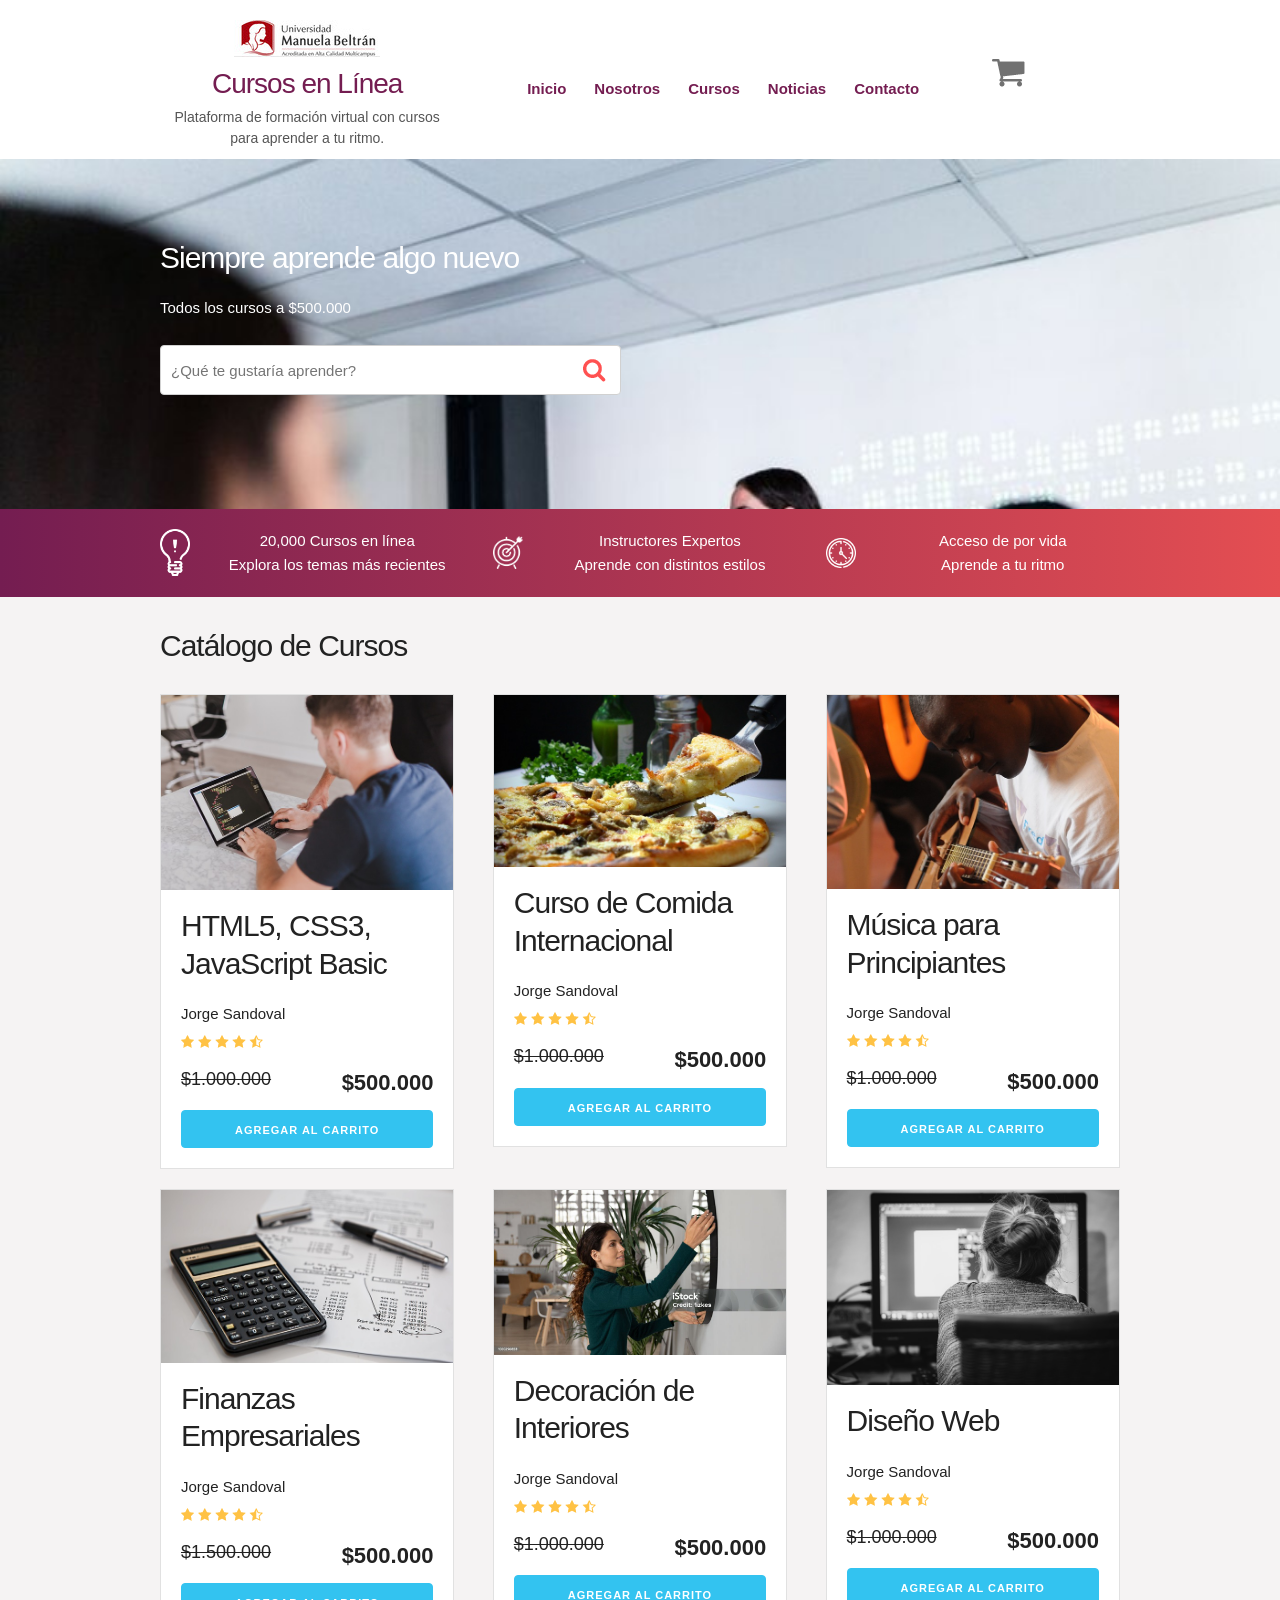
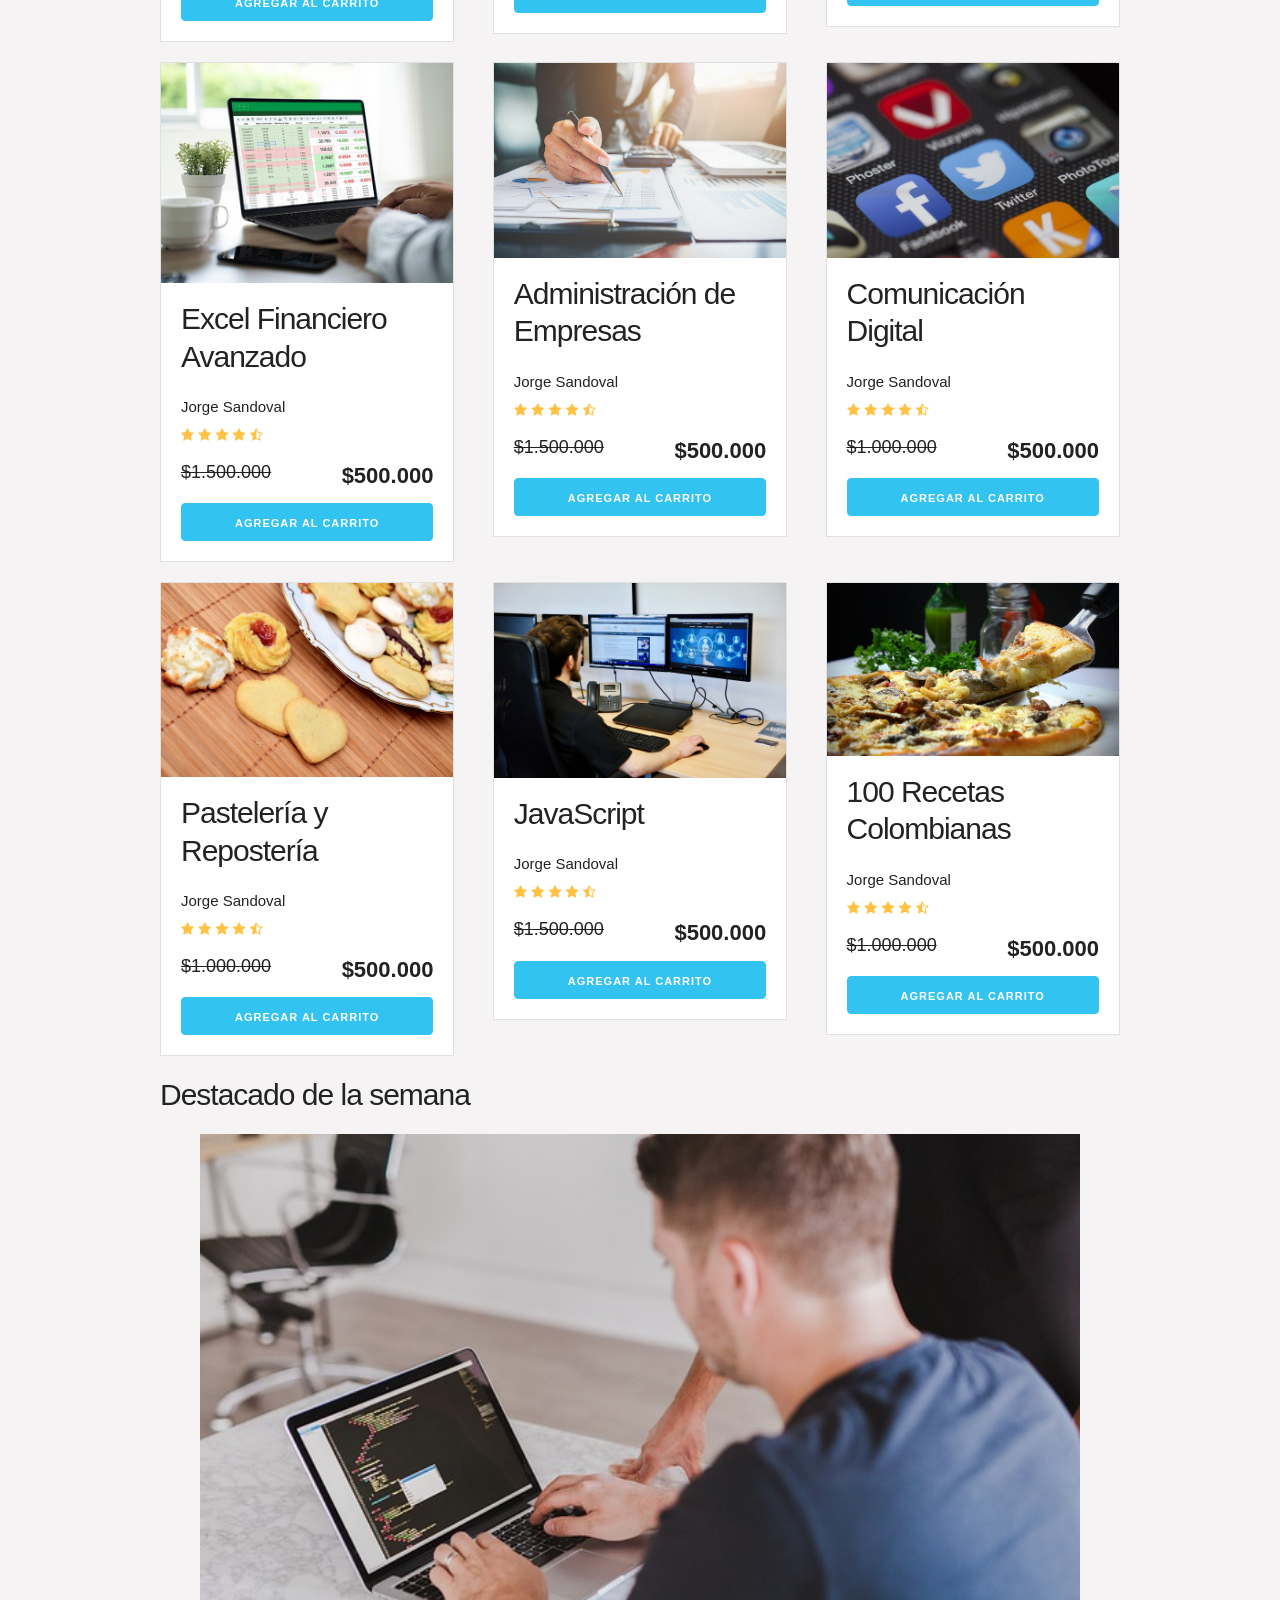
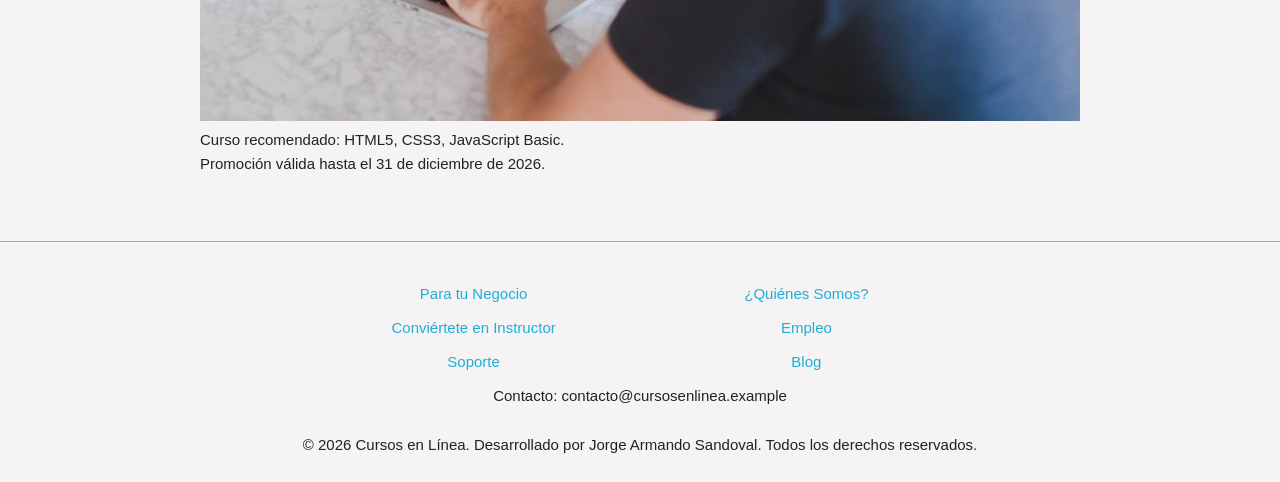
<file: Guía 3 - Desarrollo de estructuras semánticas con HTML5/index.html>
<!DOCTYPE html>
<html lang="es">
<head>
    <meta charset="UTF-8">
    <meta name="viewport" content="width=device-width, initial-scale=1.0">
    <meta http-equiv="X-UA-Compatible" content="ie=edge">
    <title>Cursos en línea | Implementación de una página HTML5 semántica</title>
    <link rel="stylesheet" href="css/normalize.css">
    <link rel="stylesheet" href="css/skeleton.css">
    <link rel="stylesheet" href="css/custom.css">
</head>
<body>

    <!-- ENCABEZADO: logo, menú de navegación y carrito -->
    <header id="header" class="header">
        <div class="container">
            <div class="row">
                <div class="four columns identidad-sitio">
                    <img src="img/logo.jpg" id="logo" alt="Logo de la plataforma de cursos en línea">
                    <h1 id="nombre-sitio">Cursos en Línea</h1>
                    <p class="descripcion-sitio">Plataforma de formación virtual con cursos para aprender a tu ritmo.</p>
                </div>
                <div class="six columns">
                    <nav id="menu-principal" class="menu" aria-label="Navegación principal">
                        <a class="enlace" href="#hero">Inicio</a>
                        <a class="enlace" href="#beneficios">Nosotros</a>
                        <a class="enlace" href="#lista-cursos">Cursos</a>
                        <a class="enlace" href="#destacados">Noticias</a>
                        <a class="enlace" href="#footer">Contacto</a>
                    </nav>
                </div>
                <div class="two columns u-pull-right">
                    <ul>
                        <li class="submenu">
                            <img src="img/cart.png" id="img-carrito" alt="Carrito de compras">
                            <div id="carrito">
                                <table id="lista-carrito" class="u-full-width">
                                    <thead>
                                        <tr>
                                            <th>Imagen</th>
                                            <th>Nombre</th>
                                            <th>Precio</th>
                                            <th>Cantidad</th>
                                            <th></th>
                                        </tr>
                                    </thead>
                                    <tbody></tbody>
                                </table>
                                <a href="#" id="vaciar-carrito" class="button u-full-width">Vaciar Carrito</a>
                            </div>
                        </li>
                    </ul>
                </div>
            </div>
        </div>
    </header>

    <!-- CONTENIDO PRINCIPAL -->
    <main id="contenido-principal">

        <!-- SECTION 1: presentación y buscador -->
        <section id="hero">
            <div class="container">
                <div class="row">
                    <div class="six columns">
                        <div class="contenido-hero">
                            <h2>Siempre aprende algo nuevo</h2>
                            <p>Todos los cursos a $500.000</p>
                            <form action="#" id="busqueda" method="post" class="formulario">
                                <input class="u-full-width" type="text" placeholder="¿Qué te gustaría aprender?" id="buscador" aria-label="Buscar cursos">
                                <input type="submit" id="submit-buscador" class="submit-buscador" value="Buscar">
                            </form>
                        </div>
                    </div>
                </div>
            </div>
        </section>

        <!-- SECTION 2: beneficios de la plataforma -->
        <section id="beneficios" class="barra">
            <h2 style="position:absolute;left:-9999px">Beneficios de la plataforma</h2>
            <div class="container">
                <div class="row">
                    <div class="four columns icono icono1">
                        <p>20,000 Cursos en línea <br>
                        Explora los temas más recientes</p>
                    </div>
                    <div class="four columns icono icono2">
                        <p>Instructores Expertos <br>
                        Aprende con distintos estilos</p>
                    </div>
                    <div class="four columns icono icono3">
                        <p>Acceso de por vida <br>
                        Aprende a tu ritmo</p>
                    </div>
                </div>
            </div>
        </section>

        <!-- SECTION 3: catálogo de cursos (cada curso es un ARTICLE independiente) -->
        <section id="lista-cursos" class="container">
            <h2 id="encabezado" class="encabezado">Catálogo de Cursos</h2>
            <div class="row">
                <div class="four columns">
                    <article class="card">
                        <img src="img/curso1.jpg" class="imagen-curso u-full-width" alt="Imagen del curso HTML5, CSS3, JavaScript Basic">
                        <div class="info-card">
                            <h2>HTML5, CSS3, JavaScript Basic</h2>
                            <p>Jorge Sandoval</p>
                            <img src="img/estrellas.png" alt="Calificación de cinco estrellas">
                            <p class="precio">$1.000.000 <span class="u-pull-right">$500.000</span></p>
                            <a href="#" class="u-full-width button-primary button input agregar-carrito" data-id="1">Agregar Al Carrito</a>
                        </div>
                    </article>
                </div>
                <div class="four columns">
                    <article class="card">
                        <img src="img/curso2.jpg" class="imagen-curso u-full-width" alt="Imagen del curso Curso de Comida Internacional">
                        <div class="info-card">
                            <h2>Curso de Comida Internacional</h2>
                            <p>Jorge Sandoval</p>
                            <img src="img/estrellas.png" alt="Calificación de cinco estrellas">
                            <p class="precio">$1.000.000 <span class="u-pull-right">$500.000</span></p>
                            <a href="#" class="u-full-width button-primary button input agregar-carrito" data-id="2">Agregar Al Carrito</a>
                        </div>
                    </article>
                </div>
                <div class="four columns">
                    <article class="card">
                        <img src="img/curso3.jpg" class="imagen-curso u-full-width" alt="Imagen del curso Música para Principiantes">
                        <div class="info-card">
                            <h2>Música para Principiantes</h2>
                            <p>Jorge Sandoval</p>
                            <img src="img/estrellas.png" alt="Calificación de cinco estrellas">
                            <p class="precio">$1.000.000 <span class="u-pull-right">$500.000</span></p>
                            <a href="#" class="u-full-width button-primary button input agregar-carrito" data-id="3">Agregar Al Carrito</a>
                        </div>
                    </article>
                </div>
            </div>
            <div class="row">
                <div class="four columns">
                    <article class="card">
                        <img src="img/curso4.jpg" class="imagen-curso u-full-width" alt="Imagen del curso Finanzas Empresariales">
                        <div class="info-card">
                            <h2>Finanzas Empresariales</h2>
                            <p>Jorge Sandoval</p>
                            <img src="img/estrellas.png" alt="Calificación de cinco estrellas">
                            <p class="precio">$1.500.000 <span class="u-pull-right">$500.000</span></p>
                            <a href="#" class="u-full-width button-primary button input agregar-carrito" data-id="4">Agregar Al Carrito</a>
                        </div>
                    </article>
                </div>
                <div class="four columns">
                    <article class="card">
                        <img src="img/curso5.jpg" class="imagen-curso u-full-width" alt="Imagen del curso Decoración de Interiores">
                        <div class="info-card">
                            <h2>Decoración de Interiores</h2>
                            <p>Jorge Sandoval</p>
                            <img src="img/estrellas.png" alt="Calificación de cinco estrellas">
                            <p class="precio">$1.000.000 <span class="u-pull-right">$500.000</span></p>
                            <a href="#" class="u-full-width button-primary button input agregar-carrito" data-id="5">Agregar Al Carrito</a>
                        </div>
                    </article>
                </div>
                <div class="four columns">
                    <article class="card">
                        <img src="img/curso7.jpg" class="imagen-curso u-full-width" alt="Imagen del curso Diseño Web">
                        <div class="info-card">
                            <h2>Diseño Web</h2>
                            <p>Jorge Sandoval</p>
                            <img src="img/estrellas.png" alt="Calificación de cinco estrellas">
                            <p class="precio">$1.000.000 <span class="u-pull-right">$500.000</span></p>
                            <a href="#" class="u-full-width button-primary button input agregar-carrito" data-id="6">Agregar Al Carrito</a>
                        </div>
                    </article>
                </div>
            </div>
            <div class="row">
                <div class="four columns">
                    <article class="card">
                        <img src="img/curso8.jpg" class="imagen-curso u-full-width" alt="Imagen del curso Excel Financiero Avanzado">
                        <div class="info-card">
                            <h2>Excel Financiero Avanzado</h2>
                            <p>Jorge Sandoval</p>
                            <img src="img/estrellas.png" alt="Calificación de cinco estrellas">
                            <p class="precio">$1.500.000 <span class="u-pull-right">$500.000</span></p>
                            <a href="#" class="u-full-width button-primary button input agregar-carrito" data-id="7">Agregar Al Carrito</a>
                        </div>
                    </article>
                </div>
                <div class="four columns">
                    <article class="card">
                        <img src="img/curso9.jpg" class="imagen-curso u-full-width" alt="Imagen del curso Administración de Empresas">
                        <div class="info-card">
                            <h2>Administración de Empresas</h2>
                            <p>Jorge Sandoval</p>
                            <img src="img/estrellas.png" alt="Calificación de cinco estrellas">
                            <p class="precio">$1.500.000 <span class="u-pull-right">$500.000</span></p>
                            <a href="#" class="u-full-width button-primary button input agregar-carrito" data-id="8">Agregar Al Carrito</a>
                        </div>
                    </article>
                </div>
                <div class="four columns">
                    <article class="card">
                        <img src="img/curso10.jpg" class="imagen-curso u-full-width" alt="Imagen del curso Comunicación Digital">
                        <div class="info-card">
                            <h2>Comunicación Digital</h2>
                            <p>Jorge Sandoval</p>
                            <img src="img/estrellas.png" alt="Calificación de cinco estrellas">
                            <p class="precio">$1.000.000 <span class="u-pull-right">$500.000</span></p>
                            <a href="#" class="u-full-width button-primary button input agregar-carrito" data-id="9">Agregar Al Carrito</a>
                        </div>
                    </article>
                </div>
            </div>
            <div class="row">
                <div class="four columns">
                    <article class="card">
                        <img src="img/curso6.jpg" class="imagen-curso u-full-width" alt="Imagen del curso Pastelería y Repostería">
                        <div class="info-card">
                            <h2>Pastelería y Repostería</h2>
                            <p>Jorge Sandoval</p>
                            <img src="img/estrellas.png" alt="Calificación de cinco estrellas">
                            <p class="precio">$1.000.000 <span class="u-pull-right">$500.000</span></p>
                            <a href="#" class="u-full-width button-primary button input agregar-carrito" data-id="10">Agregar Al Carrito</a>
                        </div>
                    </article>
                </div>
                <div class="four columns">
                    <article class="card">
                        <img src="img/curso11.jpg" class="imagen-curso u-full-width" alt="Imagen del curso JavaScript">
                        <div class="info-card">
                            <h2>JavaScript</h2>
                            <p>Jorge Sandoval</p>
                            <img src="img/estrellas.png" alt="Calificación de cinco estrellas">
                            <p class="precio">$1.500.000 <span class="u-pull-right">$500.000</span></p>
                            <a href="#" class="u-full-width button-primary button input agregar-carrito" data-id="11">Agregar Al Carrito</a>
                        </div>
                    </article>
                </div>
                <div class="four columns">
                    <article class="card">
                        <img src="img/curso2.jpg" class="imagen-curso u-full-width" alt="Imagen del curso 100 Recetas Colombianas">
                        <div class="info-card">
                            <h2>100 Recetas Colombianas</h2>
                            <p>Jorge Sandoval</p>
                            <img src="img/estrellas.png" alt="Calificación de cinco estrellas">
                            <p class="precio">$1.000.000 <span class="u-pull-right">$500.000</span></p>
                            <a href="#" class="u-full-width button-primary button input agregar-carrito" data-id="12">Agregar Al Carrito</a>
                        </div>
                    </article>
                </div>
            </div>
        </section>

        <!-- ASIDE: contenido complementario -->
        <aside id="destacados" class="container">
            <h2>Destacado de la semana</h2>
            <figure>
                <img src="img/curso1.jpg" class="u-full-width" alt="Estudiante tomando el curso de HTML5, CSS3 y JavaScript">
                <figcaption>Curso recomendado: HTML5, CSS3, JavaScript Basic.</figcaption>
                <p>Promoción válida hasta el <time datetime="2026-12-31">31 de diciembre de 2026</time>.</p>
            </figure>
            
        </aside>

    </main>

    <!-- PIE DE PÁGINA -->
    <footer id="footer" class="footer">
        <div class="container">
            <div class="row">
                <div class="four columns">
                    <nav id="principal" class="menu" aria-label="Enlaces para empresas y aliados">
                        <a class="enlace" href="#">Para tu Negocio</a>
                        <a class="enlace" href="#">Conviértete en Instructor</a>
                        <a class="enlace" href="#">Soporte</a>
                    </nav>
                </div>
                <div class="four columns">
                    <nav id="secundaria" class="menu" aria-label="Información de la empresa">
                        <a class="enlace" href="#">¿Quiénes Somos?</a>
                        <a class="enlace" href="#">Empleo</a>
                        <a class="enlace" href="#">Blog</a>
                    </nav>
                </div>
            </div>
            <div class="row">
                <div class="twelve columns footer-info">
                    <p>Contacto: contacto@cursosenlinea.example</p>
                    <p>&copy; <time datetime="2026">2026</time> Cursos en Línea. Desarrollado por Jorge Armando Sandoval. Todos los derechos reservados.</p>
                </div>
            </div>
        </div>
    </footer>

    <script src="js/app.js"></script>

</body>
</html>
</file>
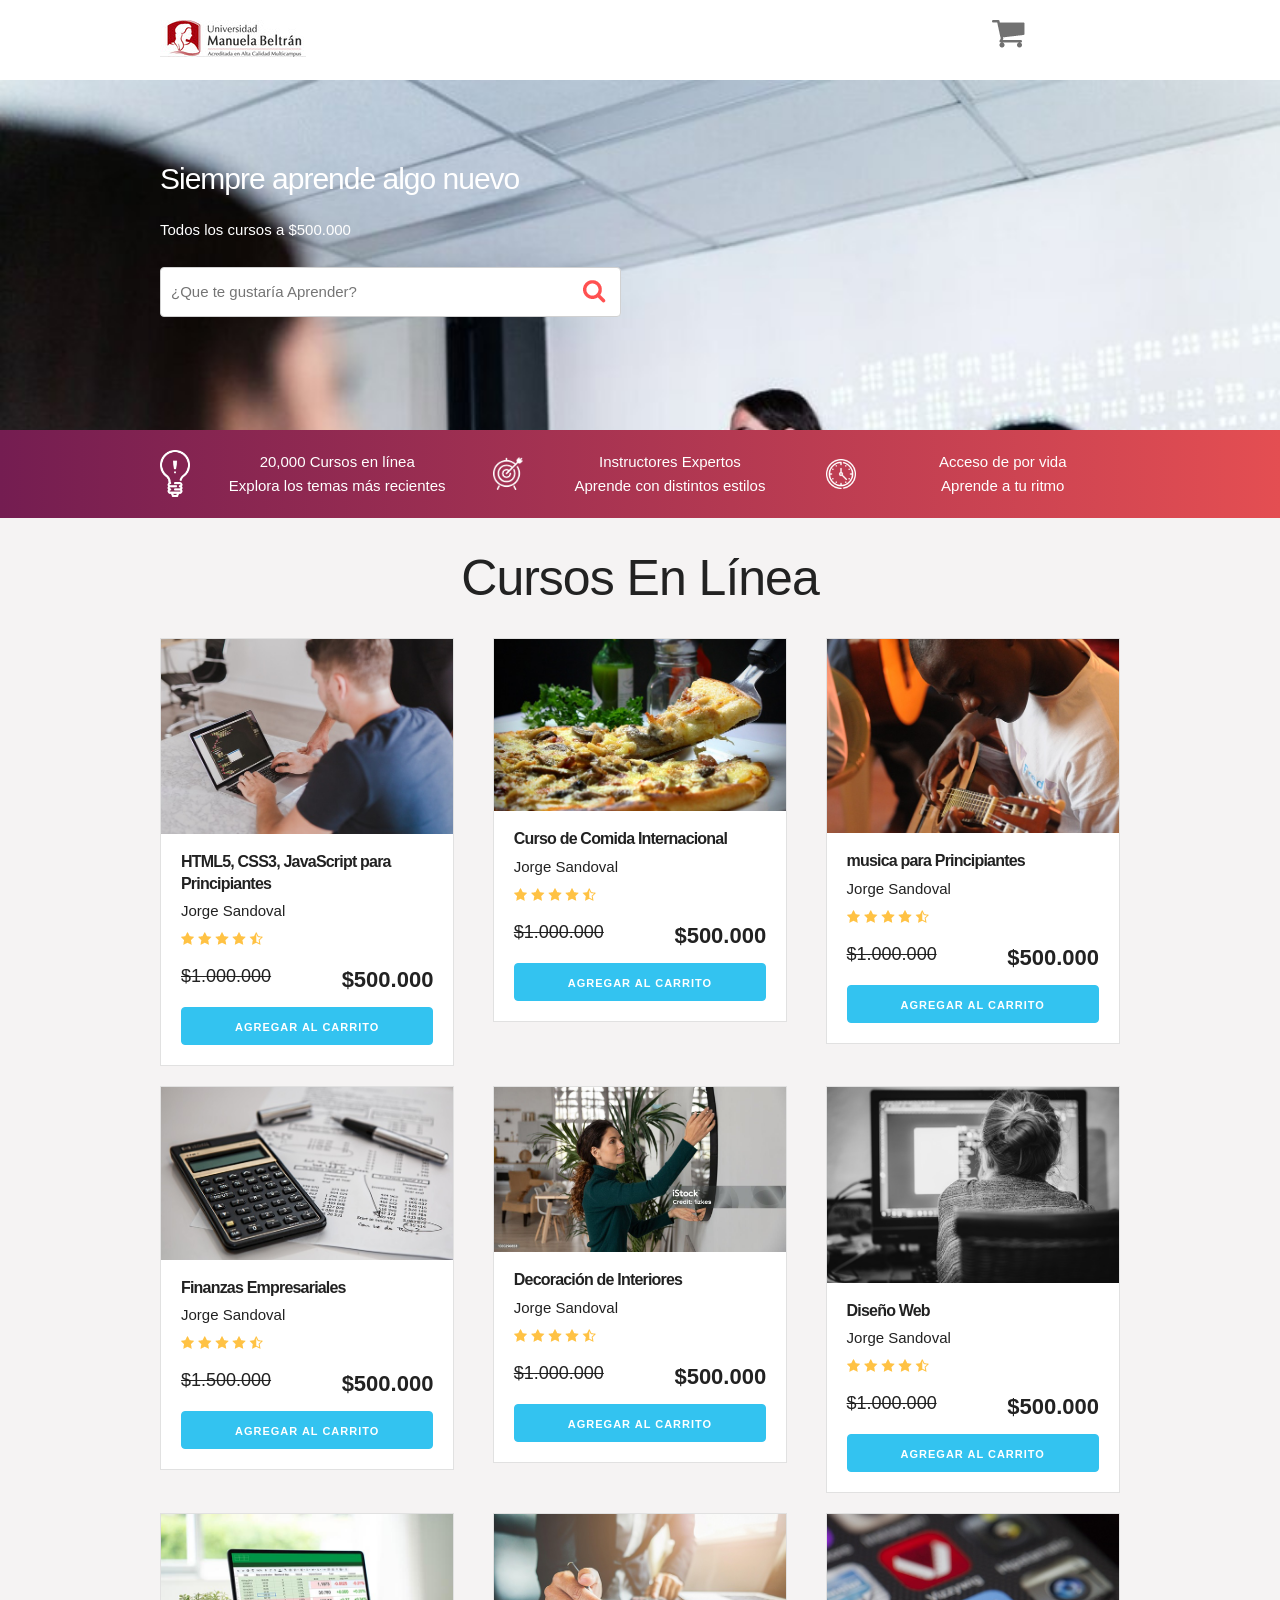
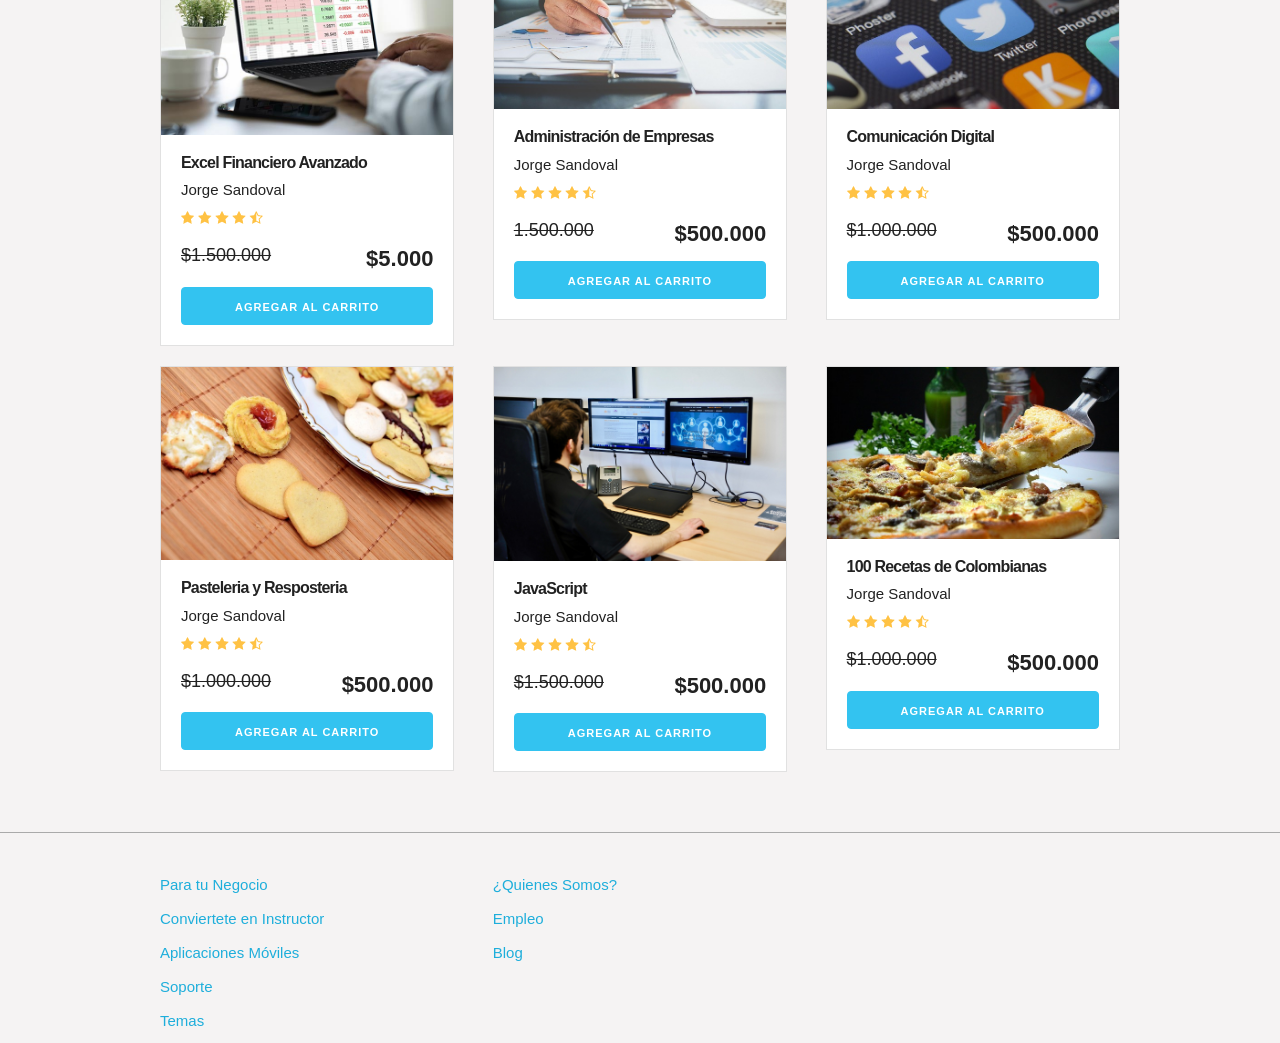
<file: M1. Actividad de aprendizaje para RA1 Implementación de una página HTML5 básica, siguiendo buenas prácticas de semántica y accesibilidad/index.html>
<!DOCTYPE html>
<html lang="en">
<head>
    <meta charset="UTF-8">
    <meta name="viewport" content="width=device-width, initial-scale=1.0">
    <meta http-equiv="X-UA-Compatible" content="ie=edge">
    <title>Implementación de una página HTML5 básica</title>
    <link rel="stylesheet" href="css/normalize.css">
    <link rel="stylesheet" href="css/skeleton.css">
    <link rel="stylesheet" href="css/custom.css">
</head>
<body>
<header id="header" class="header">
    <div class="container">
        <div class="row">
            <div class="four columns">
                <img src="img/logo.jpg" id="logo">
            </div>
            <div class="two columns u-pull-right">
                <ul>
                    <li class="submenu">
                            <img src="img/cart.png" id="img-carrito">
                            <div id="carrito">
                                    
                                    <table id="lista-carrito" class="u-full-width">
                                        <thead>
                                            <tr>
                                                <th>Imagen</th>
                                                <th>Nombre</th>
                                                <th>Precio</th>
                                                <th>Cantidad</th>
                                                <th></th>
                                            </tr>
                                        </thead>
                                        <tbody></tbody>
                                    </table>

                                    <a href="#" id="vaciar-carrito" class="button u-full-width">Vaciar Carrito</a>
                            </div>
                    </li>
                </ul>
            </div>
        </div> 
    </div>
    </header>


    <div id="hero">
        <div class="container">
            <div class="row">
                    <div class="six columns">
                        <div class="contenido-hero">
                                <h2> Siempre aprende algo nuevo</h2>
                                <p>Todos los cursos a $500.000</p>
                                <form action="#" id="busqueda" method="post" class="formulario">
                                    <input class="u-full-width" type="text" placeholder="¿Que te gustaría Aprender?" id="buscador">
                                    <input type="submit" id="submit-buscador" class="submit-buscador">
                                </form>
                        </div>
                    </div>
            </div> 
        </div>
    </div>

    <div class="barra">
        <div class="container">
            <div class="row">
                    <div class="four columns icono icono1">
                        <p>20,000 Cursos en línea <br>
                        Explora  los temas más recientes</p>
                    </div>
                    <div class="four columns icono icono2">
                        <p>Instructores Expertos <br>
                        Aprende con distintos estilos</p>
                    </div>
                    <div class="four columns icono icono3">
                        <p>Acceso de por vida <br>
                        Aprende a tu ritmo</p>
                    </div>
            </div>
        </div>

    </div>

    <div id="lista-cursos" class="container">
        <h1 id="encabezado" class="encabezado">Cursos En Línea</h1>
        <div class="row">
            <div class="four columns">
                <div class="card">
                    <img src="img/curso1.jpg" class="imagen-curso u-full-width">
                    <div class="info-card">
                        <h4>HTML5, CSS3, JavaScript para Principiantes</h4>
                        <p>Jorge Sandoval</p>
                        <img src="img/estrellas.png">
                        <p class="precio">$1.000.000  <span class="u-pull-right ">$500.000</span></p>
                        <a href="#" class="u-full-width button-primary button input agregar-carrito" data-id="1">Agregar Al Carrito</a>
                    </div>
                </div> <!--.card-->
            </div>
            <div class="four columns">
                    <div class="card">
                        <img src="img/curso2.jpg" class="imagen-curso u-full-width">
                        <div class="info-card">
                            <h4>Curso de Comida Internacional
                            </h4>
                            <p>Jorge Sandoval</p>
                            <img src="img/estrellas.png">
                            <p class="precio">$1.000.000  <span class="u-pull-right ">$500.000</span></p>
                            <a href="#" class="u-full-width button-primary button input agregar-carrito" data-id="2">Agregar Al Carrito</a>
                        </div>
                    </div>
            </div>
            <div class="four columns">
                    <div class="card">
                        <img src="img/curso3.jpg" class="imagen-curso u-full-width">
                        <div class="info-card">
                            <h4>musica para Principiantes</h4>
                            <p>Jorge Sandoval</p>
                            <img src="img/estrellas.png">
                            <p class="precio">$1.000.000  <span class="u-pull-right ">$500.000</span></p>
                            <a href="#" class="u-full-width button-primary button input agregar-carrito" data-id="3">Agregar Al Carrito</a>
                        </div>
                    </div> <!--.card-->
            </div>

        </div> <!--.row-->
        <div class="row">
            <div class="four columns">
                <div class="card">
                    <img src="img/curso4.jpg" class="imagen-curso u-full-width">
                    <div class="info-card">
                        <h4>Finanzas Empresariales</h4>
                        <p>Jorge Sandoval</p>
                        <img src="img/estrellas.png">
                        <p class="precio">$1.500.000  <span class="u-pull-right ">$500.000</span></p>
                        <a href="#" class="u-full-width button-primary button input agregar-carrito" data-id="4">Agregar Al Carrito</a>
                    </div>
                </div> <!--.card-->
            </div>
            <div class="four columns">
                    <div class="card">
                        <img src="img/curso5.jpg" class="imagen-curso u-full-width">
                        <div class="info-card">
                            <h4>Decoración de Interiores </h4>
                            <p>Jorge Sandoval</p>
                            <img src="img/estrellas.png">
                            <p class="precio">$1.000.000  <span class="u-pull-right ">$500.000</span></p>
                            <a href="#" class="u-full-width button-primary button input agregar-carrito" data-id="5">Agregar Al Carrito</a>
                        </div>
                    </div> <!--.card-->
            </div>
            <div class="four columns">
                    <div class="card">
                        <img src="img/curso7.jpg" class="imagen-curso u-full-width">
                        <div class="info-card">
                            <h4>Diseño Web</h4>
                            <p>Jorge Sandoval</p>
                            <img src="img/estrellas.png">
                            <p class="precio">$1.000.000 <span class="u-pull-right ">$500.000</span></p>
                            <a href="#" class="u-full-width button-primary button input agregar-carrito" data-id="6">Agregar Al Carrito</a>
                        </div>
                    </div> <!--.card-->
            </div>
        </div> <!--.row-->
        <div class="row">
            <div class="four columns">
                <div class="card">
                    <img src="img/curso8.jpg" class="imagen-curso u-full-width">
                    <div class="info-card">
                        <h4>Excel Financiero Avanzado</h4>
                        <p>Jorge Sandoval</p>
                        <img src="img/estrellas.png">
                        <p class="precio">$1.500.000  <span class="u-pull-right ">$5.000</span></p>
                        <a href="#" class="u-full-width button-primary button input agregar-carrito" data-id="7">Agregar Al Carrito</a>
                    </div>
                </div> <!--.card-->
            </div>
            <div class="four columns">
                    <div class="card">
                        <img src="img/curso9.jpg" class="imagen-curso u-full-width">
                        <div class="info-card">
                            <h4>Administración de Empresas</h4>
                            <p>Jorge Sandoval</p>
                            <img src="img/estrellas.png">
                            <p class="precio">1.500.000  <span class="u-pull-right ">$500.000</span></p>
                            <a href="#" class="u-full-width button-primary button input agregar-carrito" data-id="8">Agregar Al Carrito</a>
                        </div>
                    </div> <!--.card-->
            </div>
            <div class="four columns">
                    <div class="card">
                        <img src="img/curso10.jpg" class="imagen-curso u-full-width">
                        <div class="info-card">
                            <h4>Comunicación Digital</h4>
                            <p>Jorge Sandoval</p>
                            <img src="img/estrellas.png">
                            <p class="precio">$1.000.000  <span class="u-pull-right ">$500.000</span></p>
                            <a href="#" class="u-full-width button-primary button input agregar-carrito" data-id="9">Agregar Al Carrito</a>
                        </div>
                    </div> <!--.card-->
            </div>
        </div> <!--.row-->
        <div class="row">
                <div class="four columns">
                    <div class="card">
                        <img src="img/curso6.jpg" class="imagen-curso u-full-width">
                        <div class="info-card">
                            <h4>Pasteleria y Resposteria </h4>
                            <p>Jorge Sandoval</p>
                            <img src="img/estrellas.png">
                            <p class="precio">$1.000.000  <span class="u-pull-right ">$500.000</span></p>
                            <a href="#" class="u-full-width button-primary button input agregar-carrito" data-id="10">Agregar Al Carrito</a>
                        </div>
                    </div> <!--.card-->
                </div>
                <div class="four columns">
                        <div class="card">
                            <img src="img/curso11.jpg" class="imagen-curso u-full-width">
                            <div class="info-card">
                                <h4>JavaScript</h4>
                                <p>Jorge Sandoval</p>
                                <img src="img/estrellas.png">
                                <p class="precio">$1.500.000  <span class="u-pull-right ">$500.000</span></p>
                                <a href="#" class="u-full-width button-primary button input agregar-carrito" data-id="11">Agregar Al Carrito</a>
                            </div>
                        </div> <!--.card-->
                </div>
                <div class="four columns">
                        <div class="card">
                            <img src="img/curso2.jpg" class="imagen-curso u-full-width">
                            <div class="info-card">
                                <h4>100 Recetas de Colombianas</h4>
                                <p>Jorge Sandoval</p>
                                <img src="img/estrellas.png">
                                <p class="precio">$1.000.000  <span class="u-pull-right ">$500.000</span></p>
                                <a href="#" class="u-full-width button-primary button input agregar-carrito" data-id="12">Agregar Al Carrito</a>
                            </div>
                        </div> <!--.card-->
                </div>
            </div> <!--.row-->
    </div>  

    <footer id="footer" class="footer">
        <div class="container">
            <div class="row">
                    <div class="four columns">
                            <nav id="principal" class="menu">
                                <a class="enlace" href="#">Para tu Negocio</a>
                                <a class="enlace" href="#">Conviertete en Instructor</a>
                                <a class="enlace" href="#">Aplicaciones Móviles</a>
                                <a class="enlace" href="#">Soporte</a>
                                <a class="enlace" href="#">Temas</a>
                            </nav>
                    </div>
                    <div class="four columns">
                            <nav id="secundaria" class="menu">
                                <a class="enlace" href="#">¿Quienes Somos?</a>
                                <a class="enlace" href="#">Empleo</a>
                                <a class="enlace" href="#">Blog</a>
                            </nav>
                    </div>
            </div>
        </div>
    </footer>

    <script src="js/app.js"></script>

</body>
</html>
</file>
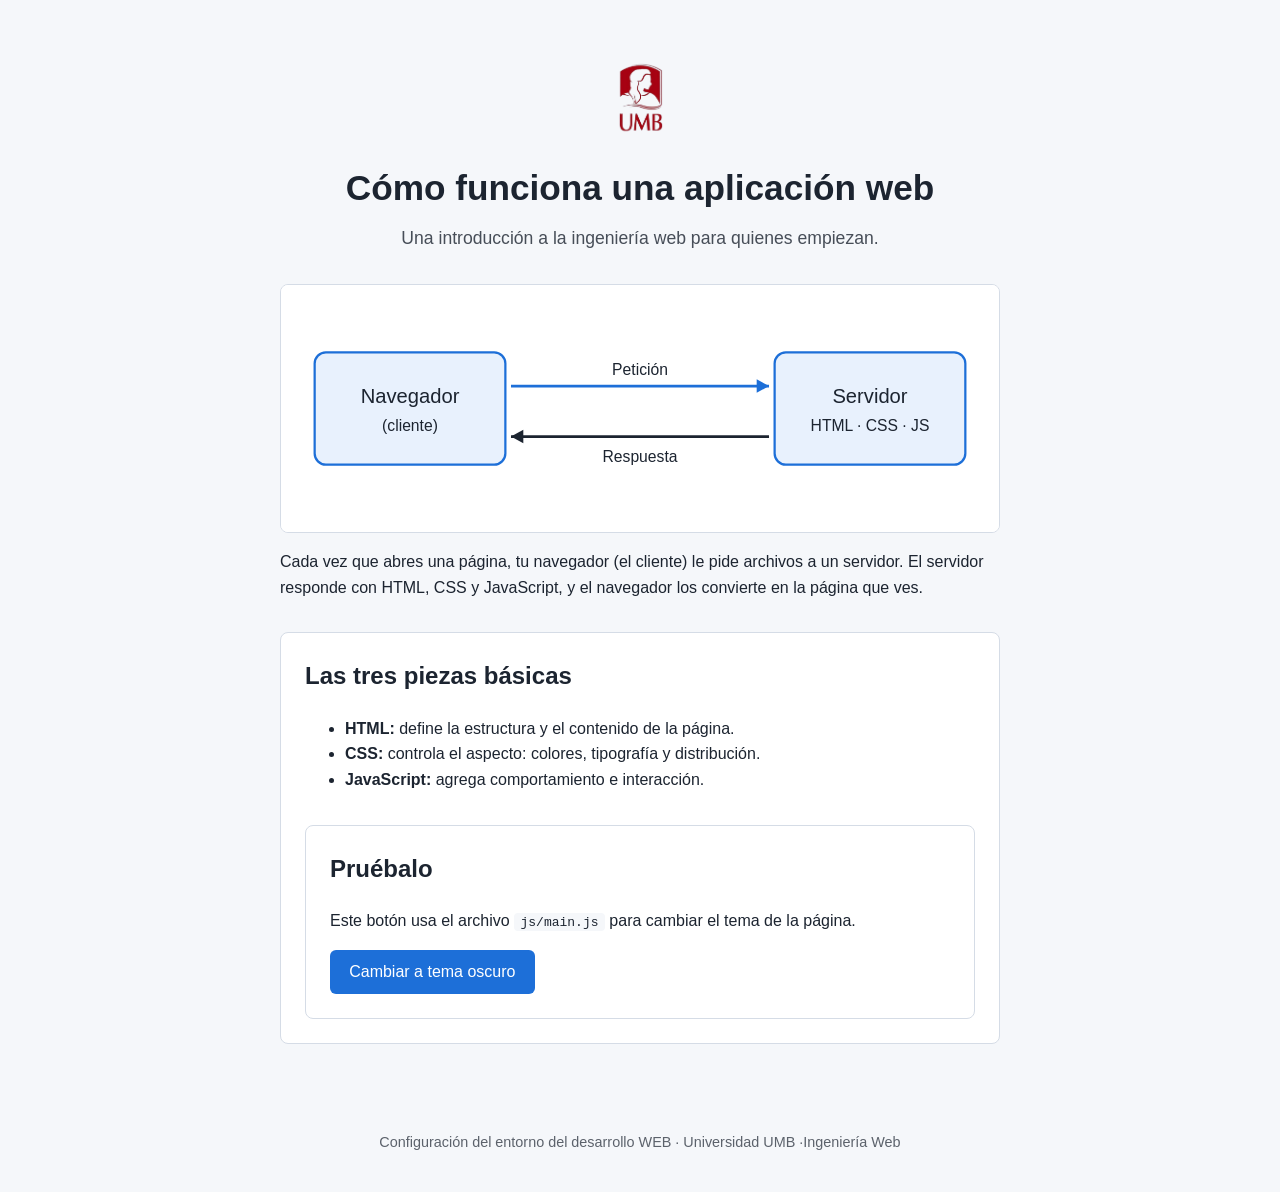
<file: MiPrimerProyectoWeb/index.html>
<!DOCTYPE html>
<html lang="es">
<head>
  <meta charset="UTF-8">
  <meta name="viewport" content="width=device-width, initial-scale=1.0">
  <meta name="description" content="Introducción a cómo funciona una aplicación web: cliente, servidor y navegador.">
  <title>Cómo funciona una aplicación web</title>
  <link rel="stylesheet" href="css/style.css">
</head>
<body>

  <header class="encabezado">
    <img class="logo-umb" src="img/UMB.png" alt="Logotipo de la Universidad UMB">
    <h1>Cómo funciona una aplicación web</h1>
    <p class="subtitulo">Una introducción a la ingeniería web para quienes empiezan.</p>
  </header>

  <main>
    <section class="intro">
      <img src="img/cliente-servidor.svg" alt="Diagrama con un navegador que envía una petición a un servidor y recibe una respuesta">
      <p>
        Cada vez que abres una página, tu navegador (el cliente) le pide archivos a un servidor.
        El servidor responde con HTML, CSS y JavaScript, y el navegador los convierte en la página que ves.
      </p>
    </section>

    <section class="contenido">
      <h2>Las tres piezas básicas</h2>
      <ul>
        <li><strong>HTML:</strong> define la estructura y el contenido de la página.</li>
        <li><strong>CSS:</strong> controla el aspecto: colores, tipografía y distribución.</li>
        <li><strong>JavaScript:</strong> agrega comportamiento e interacción.</li>
      </ul>
    

    <section class="contenido">
      <h2>Pruébalo</h2>
      <p>Este botón usa el archivo <code>js/main.js</code> para cambiar el tema de la página.</p>
      <button id="btn-tema" type="button">Cambiar a tema oscuro</button>
    </section>
  </main>

  <footer class="pie">
    <p>Configuración del entorno del desarrollo WEB · Universidad UMB ·Ingeniería Web</p>
  </footer>

  <script src="js/main.js"></script>
</body>
</html>
</file>
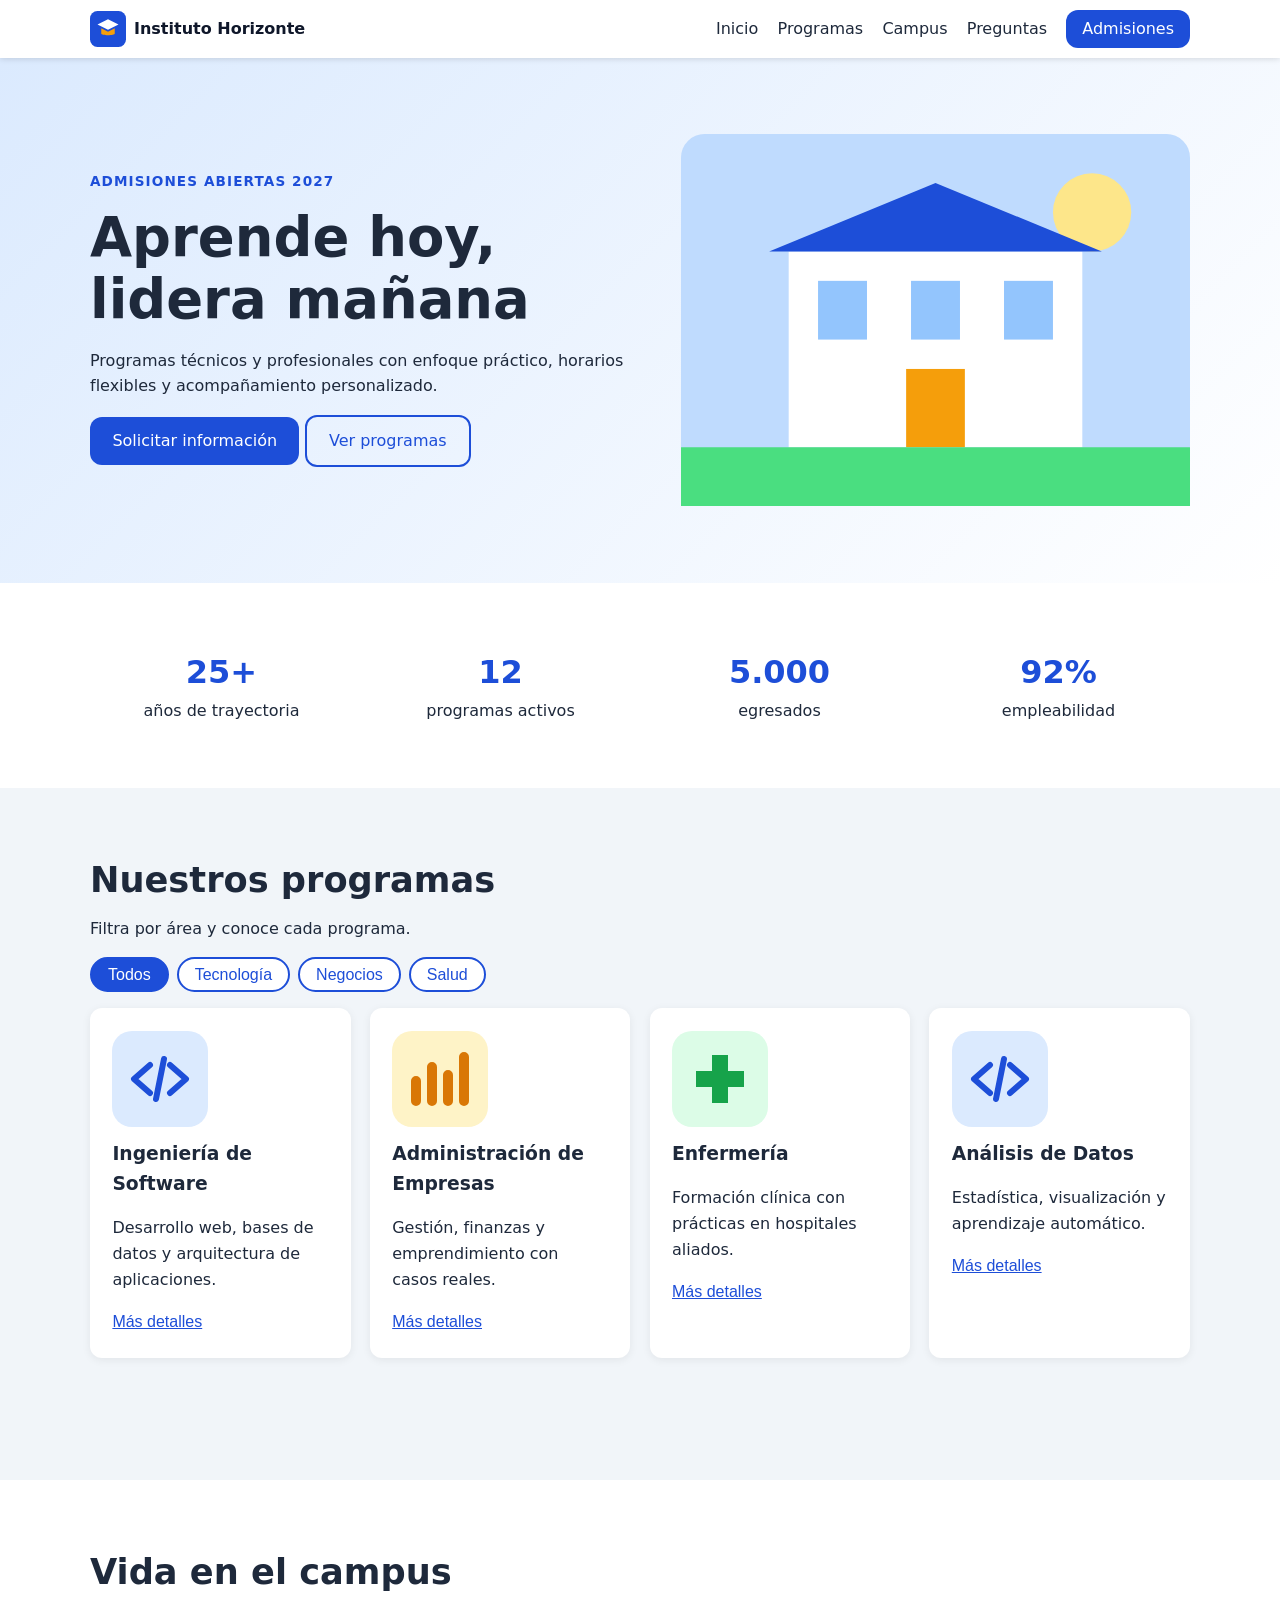
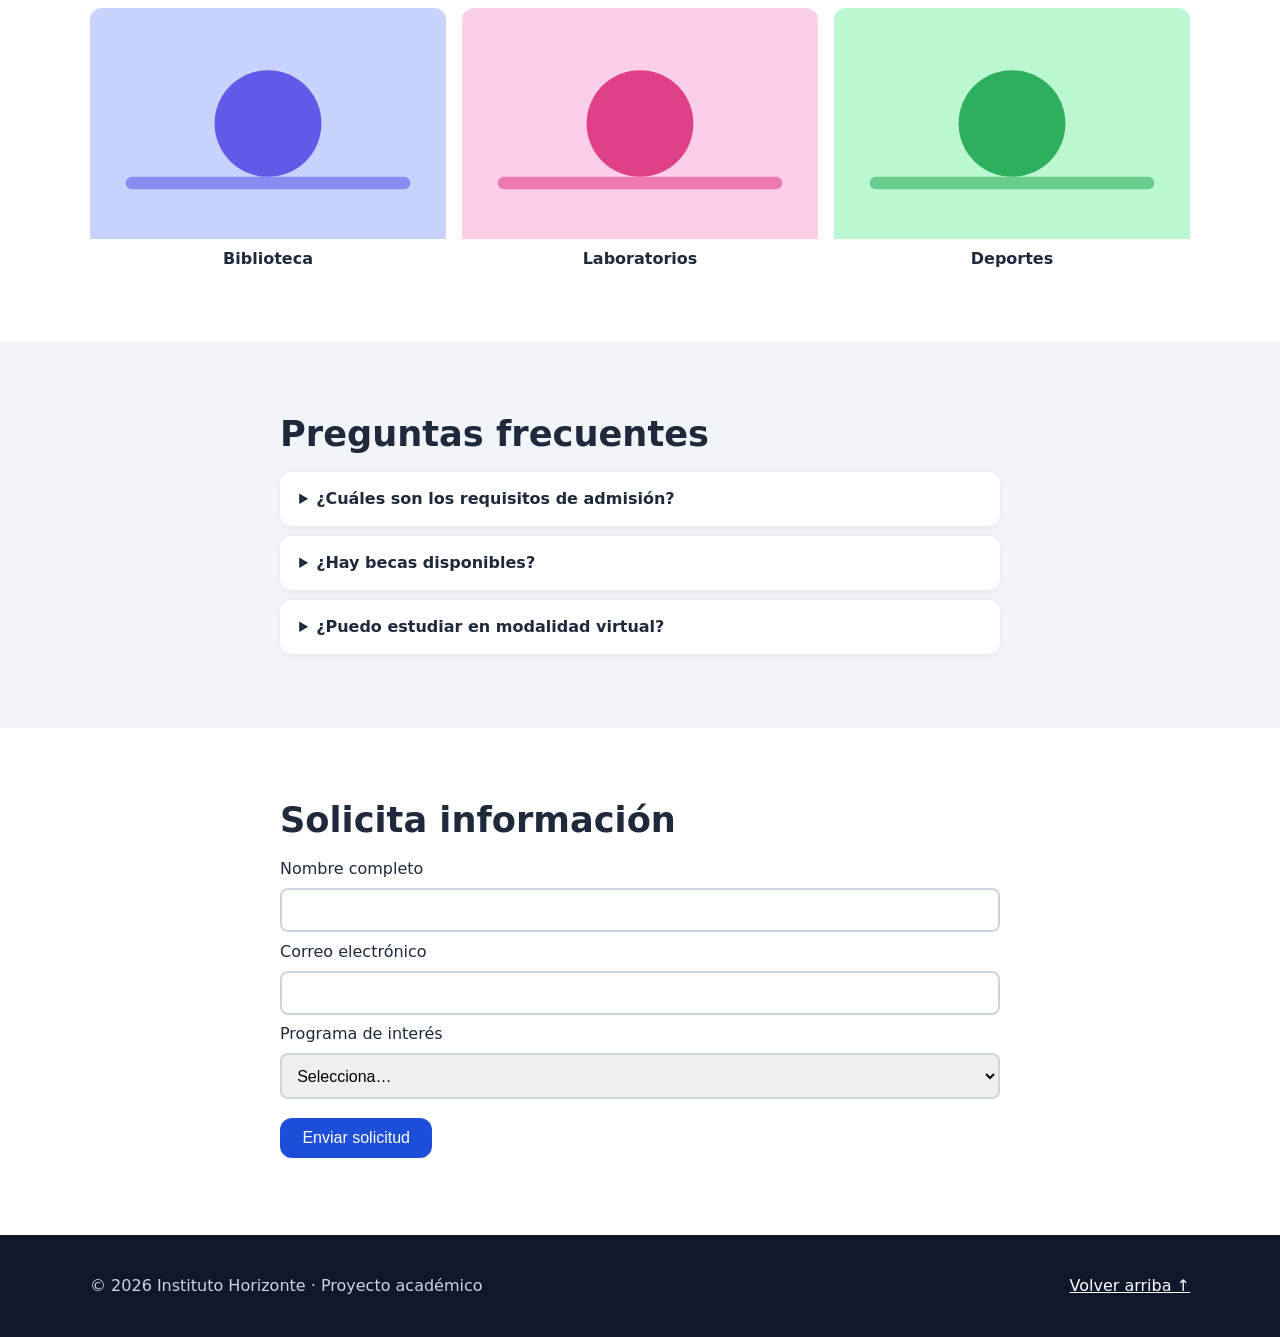
<file: Proyecto Guía 4 - M2 - Desarrollo de una interfaz web responsiva y Guía 6 - M3 - Proyecto integrador de Ingeniería Web I/index.html>
<!DOCTYPE html>
<html lang="es">
<head>
  <meta charset="UTF-8">
  <meta name="viewport" content="width=device-width, initial-scale=1">
  <meta name="description" content="Instituto Horizonte: programas académicos, admisiones y vida estudiantil.">
  <title>Instituto Horizonte | Educación para el futuro</title>
  <link rel="stylesheet" href="css/styles.css">
</head>
<body>
  <a class="skip" href="#contenido">Saltar al contenido</a>
  <header class="header">
    <div class="container header__in">
      <a class="logo" href="#inicio"><img src="img/logo.svg" alt="" width="36" height="36"> Instituto Horizonte</a>
      <button class="menu-btn" id="menuBtn" aria-expanded="false" aria-controls="nav" aria-label="Abrir menú">☰</button>
      <nav class="nav" id="nav" aria-label="Principal">
        <ul>
          <li><a href="#inicio">Inicio</a></li>
          <li><a href="#programas">Programas</a></li>
          <li><a href="#galeria">Campus</a></li>
          <li><a href="#faq">Preguntas</a></li>
          <li><a href="#admisiones" class="btn btn--small">Admisiones</a></li>
        </ul>
      </nav>
    </div>
  </header>

  <main id="contenido">
    <section class="hero" id="inicio">
      <div class="container hero__in">
        <div class="hero__text">
          <p class="eyebrow">Admisiones abiertas 2027</p>
          <h1>Aprende hoy, lidera mañana</h1>
          <p>Programas técnicos y profesionales con enfoque práctico, horarios flexibles y acompañamiento personalizado.</p>
          <p><a class="btn" href="#admisiones">Solicitar información</a> <a class="btn btn--ghost" href="#programas">Ver programas</a></p>
        </div>
        <img class="hero__img" src="img/hero.svg" alt="Ilustración de estudiantes frente a un edificio universitario" width="520" height="380">
      </div>
    </section>

    <section class="section" aria-labelledby="t-cifras">
      <div class="container">
        <h2 id="t-cifras" class="sr-only">Cifras</h2>
        <ul class="stats">
          <li><strong>25+</strong> años de trayectoria</li>
          <li><strong>12</strong> programas activos</li>
          <li><strong>5.000</strong> egresados</li>
          <li><strong>92%</strong> empleabilidad</li>
        </ul>
      </div>
    </section>

    <section class="section section--alt" id="programas" aria-labelledby="t-prog">
      <div class="container">
        <h2 id="t-prog">Nuestros programas</h2>
        <p class="lead">Filtra por área y conoce cada programa.</p>
        <div class="filters" role="group" aria-label="Filtrar programas">
          <button class="chip is-active" data-filter="todos">Todos</button>
          <button class="chip" data-filter="tecnologia">Tecnología</button>
          <button class="chip" data-filter="negocios">Negocios</button>
          <button class="chip" data-filter="salud">Salud</button>
        </div>
        <div class="cards" id="cards">
          <article class="card" data-area="tecnologia">
            <img src="img/tecnologia.svg" alt="Icono de código" width="96" height="96" loading="lazy">
            <h3>Ingeniería de Software</h3>
            <p>Desarrollo web, bases de datos y arquitectura de aplicaciones.</p>
            <button class="link-btn" data-info="Duración: 8 semestres · Modalidad: presencial y virtual">Más detalles</button>
          </article>
          <article class="card" data-area="negocios">
            <img src="img/negocios.svg" alt="Icono de gráfica" width="96" height="96" loading="lazy">
            <h3>Administración de Empresas</h3>
            <p>Gestión, finanzas y emprendimiento con casos reales.</p>
            <button class="link-btn" data-info="Duración: 8 semestres · Modalidad: presencial">Más detalles</button>
          </article>
          <article class="card" data-area="salud">
            <img src="img/salud.svg" alt="Icono de cruz de salud" width="96" height="96" loading="lazy">
            <h3>Enfermería</h3>
            <p>Formación clínica con prácticas en hospitales aliados.</p>
            <button class="link-btn" data-info="Duración: 8 semestres · Modalidad: presencial">Más detalles</button>
          </article>
          <article class="card" data-area="tecnologia">
            <img src="img/tecnologia.svg" alt="Icono de código" width="96" height="96" loading="lazy">
            <h3>Análisis de Datos</h3>
            <p>Estadística, visualización y aprendizaje automático.</p>
            <button class="link-btn" data-info="Duración: 6 semestres · Modalidad: virtual">Más detalles</button>
          </article>
        </div>
        <p class="info" id="info" role="status" aria-live="polite"></p>
      </div>
    </section>

    <section class="section" id="galeria" aria-labelledby="t-gal">
      <div class="container">
        <h2 id="t-gal">Vida en el campus</h2>
        <div class="gallery">
          <figure><img src="img/campus1.svg" alt="Biblioteca del campus" loading="lazy" width="400" height="260"><figcaption>Biblioteca</figcaption></figure>
          <figure><img src="img/campus2.svg" alt="Laboratorio de cómputo" loading="lazy" width="400" height="260"><figcaption>Laboratorios</figcaption></figure>
          <figure><img src="img/campus3.svg" alt="Zonas deportivas" loading="lazy" width="400" height="260"><figcaption>Deportes</figcaption></figure>
        </div>
      </div>
    </section>

    <section class="section section--alt" id="faq" aria-labelledby="t-faq">
      <div class="container container--narrow">
        <h2 id="t-faq">Preguntas frecuentes</h2>
        <details><summary>¿Cuáles son los requisitos de admisión?</summary><p>Documento de identidad, certificado de estudios y diligenciar el formulario de admisión.</p></details>
        <details><summary>¿Hay becas disponibles?</summary><p>Sí, ofrecemos becas por mérito académico y apoyo socioeconómico.</p></details>
        <details><summary>¿Puedo estudiar en modalidad virtual?</summary><p>Varios programas se ofrecen en modalidad virtual o mixta.</p></details>
      </div>
    </section>

    <section class="section" id="admisiones" aria-labelledby="t-adm">
      <div class="container container--narrow">
        <h2 id="t-adm">Solicita información</h2>
        <form id="form" novalidate>
          <label for="nombre">Nombre completo</label>
          <input id="nombre" name="nombre" type="text" required autocomplete="name">
          <label for="correo">Correo electrónico</label>
          <input id="correo" name="correo" type="email" required autocomplete="email">
          <label for="programa">Programa de interés</label>
          <select id="programa" name="programa" required>
            <option value="">Selecciona…</option>
            <option>Ingeniería de Software</option>
            <option>Administración de Empresas</option>
            <option>Enfermería</option>
            <option>Análisis de Datos</option>
          </select>
          <button class="btn" type="submit">Enviar solicitud</button>
          <p class="msg" id="msg" role="status" aria-live="polite"></p>
        </form>
      </div>
    </section>
  </main>

  <footer class="footer">
    <div class="container footer__in">
      <p>© 2026 Instituto Horizonte · Proyecto académico</p>
      <p><a href="#inicio">Volver arriba ↑</a></p>
    </div>
  </footer>
  <script src="js/main.js"></script>
</body>
</html>
</file>
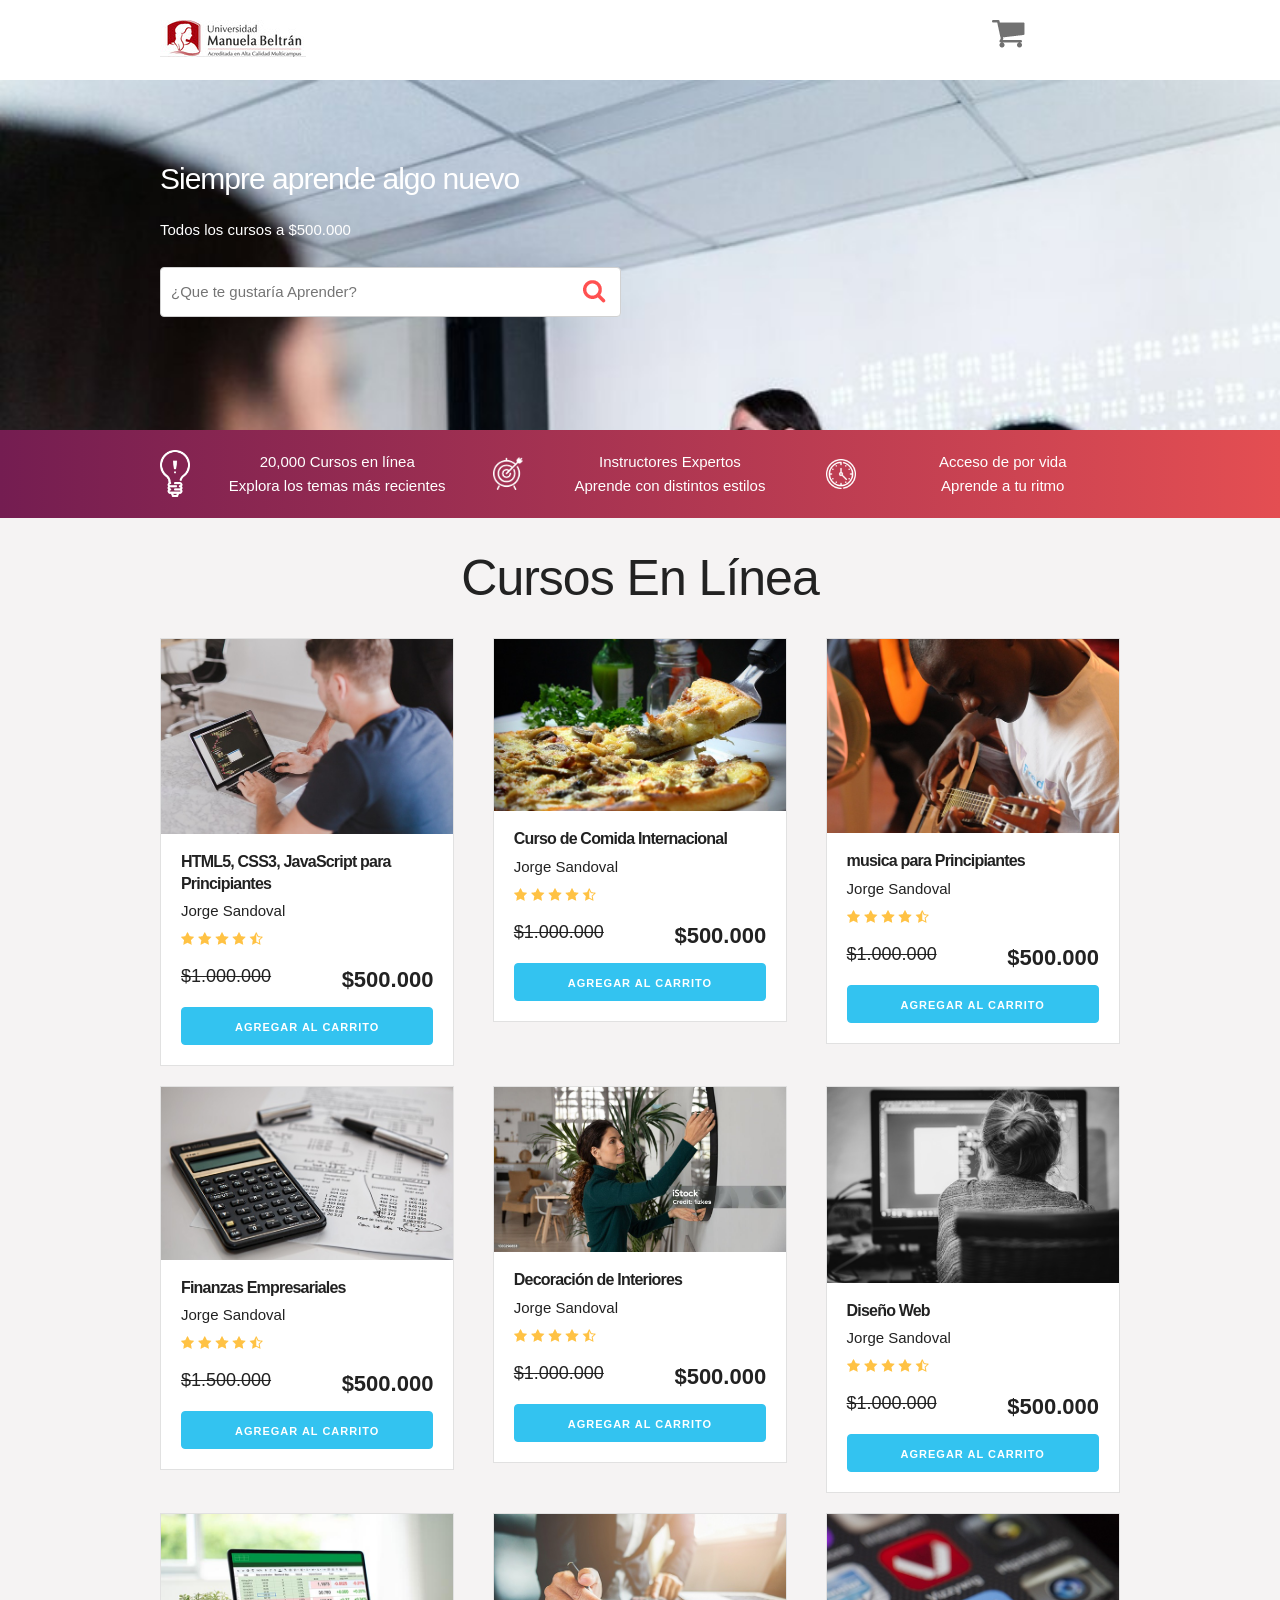
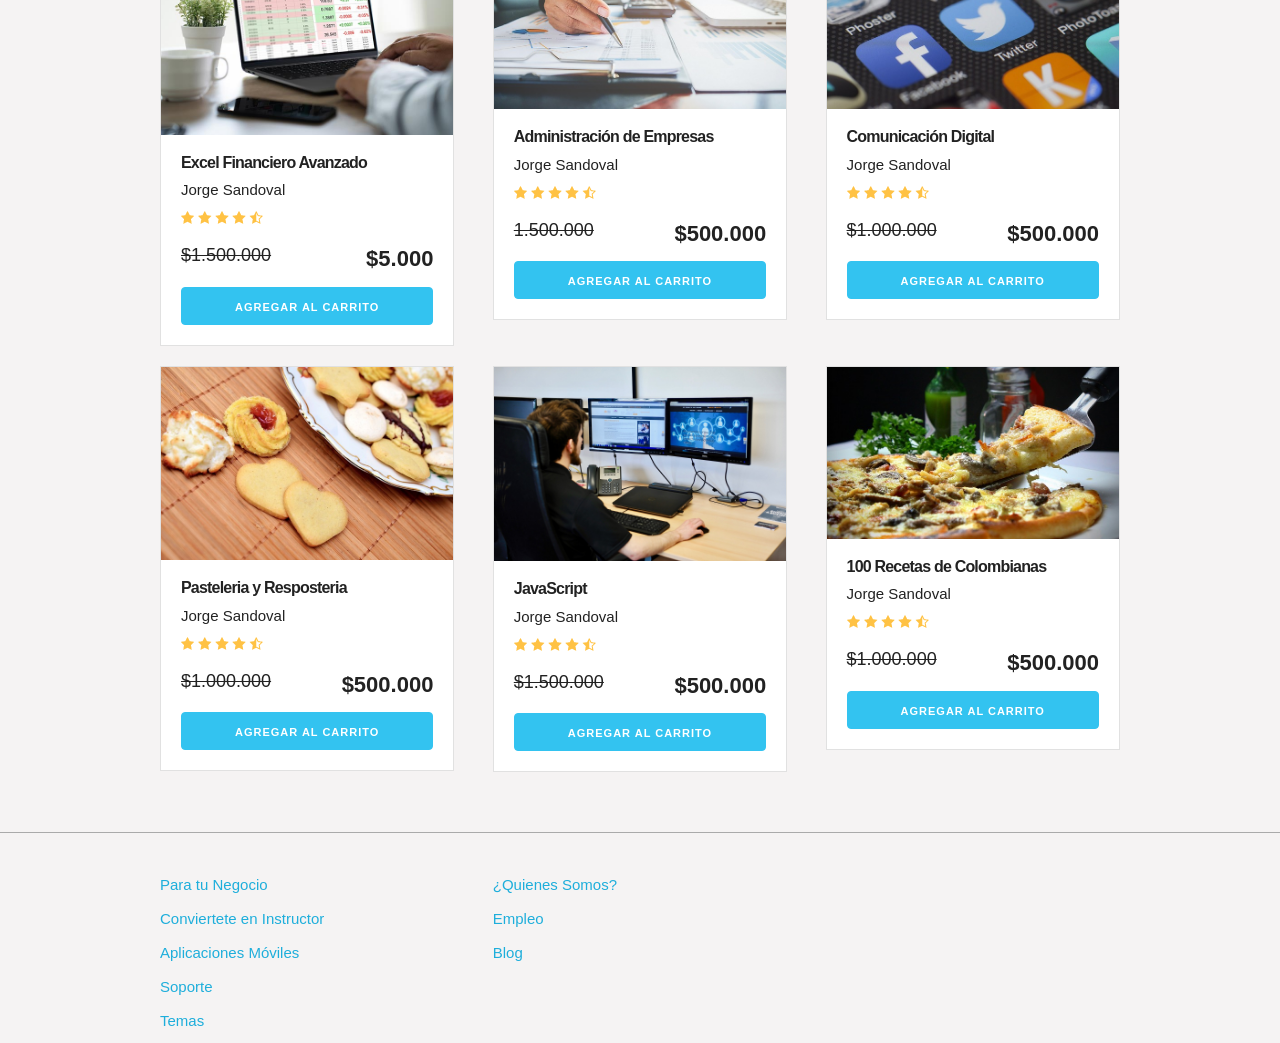
<file: U1 Actividad de aprendizaje Desarrollo del Diseño Responsive del Front-End/index.html>
<!DOCTYPE html>
<html lang="en">
<head>
    <meta charset="UTF-8">
    <meta name="viewport" content="width=device-width, initial-scale=1.0">
    <meta http-equiv="X-UA-Compatible" content="ie=edge">
    <title>Desarrollo del Diseño Responsive del Front-End</title>
    <link rel="stylesheet" href="css/normalize.css">
    <link rel="stylesheet" href="css/skeleton.css">
    <link rel="stylesheet" href="css/custom.css">
</head>
<body>
<header id="header" class="header">
    <div class="container">
        <div class="row">
            <div class="four columns">
                <img src="img/logo.jpg" id="logo">
            </div>
            <div class="two columns u-pull-right">
                <ul>
                    <li class="submenu">
                            <img src="img/cart.png" id="img-carrito">
                            <div id="carrito">
                                    
                                    <table id="lista-carrito" class="u-full-width">
                                        <thead>
                                            <tr>
                                                <th>Imagen</th>
                                                <th>Nombre</th>
                                                <th>Precio</th>
                                                <th>Cantidad</th>
                                                <th></th>
                                            </tr>
                                        </thead>
                                        <tbody></tbody>
                                    </table>

                                    <a href="#" id="vaciar-carrito" class="button u-full-width">Vaciar Carrito</a>
                            </div>
                    </li>
                </ul>
            </div>
        </div> 
    </div>
    </header>


    <div id="hero">
        <div class="container">
            <div class="row">
                    <div class="six columns">
                        <div class="contenido-hero">
                                <h2> Siempre aprende algo nuevo</h2>
                                <p>Todos los cursos a $500.000</p>
                                <form action="#" id="busqueda" method="post" class="formulario">
                                    <input class="u-full-width" type="text" placeholder="¿Que te gustaría Aprender?" id="buscador">
                                    <input type="submit" id="submit-buscador" class="submit-buscador">
                                </form>
                        </div>
                    </div>
            </div> 
        </div>
    </div>

    <div class="barra">
        <div class="container">
            <div class="row">
                    <div class="four columns icono icono1">
                        <p>20,000 Cursos en línea <br>
                        Explora  los temas más recientes</p>
                    </div>
                    <div class="four columns icono icono2">
                        <p>Instructores Expertos <br>
                        Aprende con distintos estilos</p>
                    </div>
                    <div class="four columns icono icono3">
                        <p>Acceso de por vida <br>
                        Aprende a tu ritmo</p>
                    </div>
            </div>
        </div>

    </div>

    <div id="lista-cursos" class="container">
        <h1 id="encabezado" class="encabezado">Cursos En Línea</h1>
        <div class="row">
            <div class="four columns">
                <div class="card">
                    <img src="img/curso1.jpg" class="imagen-curso u-full-width">
                    <div class="info-card">
                        <h4>HTML5, CSS3, JavaScript para Principiantes</h4>
                        <p>Jorge Sandoval</p>
                        <img src="img/estrellas.png">
                        <p class="precio">$1.000.000  <span class="u-pull-right ">$500.000</span></p>
                        <a href="#" class="u-full-width button-primary button input agregar-carrito" data-id="1">Agregar Al Carrito</a>
                    </div>
                </div> <!--.card-->
            </div>
            <div class="four columns">
                    <div class="card">
                        <img src="img/curso2.jpg" class="imagen-curso u-full-width">
                        <div class="info-card">
                            <h4>Curso de Comida Internacional
                            </h4>
                            <p>Jorge Sandoval</p>
                            <img src="img/estrellas.png">
                            <p class="precio">$1.000.000  <span class="u-pull-right ">$500.000</span></p>
                            <a href="#" class="u-full-width button-primary button input agregar-carrito" data-id="2">Agregar Al Carrito</a>
                        </div>
                    </div>
            </div>
            <div class="four columns">
                    <div class="card">
                        <img src="img/curso3.jpg" class="imagen-curso u-full-width">
                        <div class="info-card">
                            <h4>musica para Principiantes</h4>
                            <p>Jorge Sandoval</p>
                            <img src="img/estrellas.png">
                            <p class="precio">$1.000.000  <span class="u-pull-right ">$500.000</span></p>
                            <a href="#" class="u-full-width button-primary button input agregar-carrito" data-id="3">Agregar Al Carrito</a>
                        </div>
                    </div> <!--.card-->
            </div>

        </div> <!--.row-->
        <div class="row">
            <div class="four columns">
                <div class="card">
                    <img src="img/curso4.jpg" class="imagen-curso u-full-width">
                    <div class="info-card">
                        <h4>Finanzas Empresariales</h4>
                        <p>Jorge Sandoval</p>
                        <img src="img/estrellas.png">
                        <p class="precio">$1.500.000  <span class="u-pull-right ">$500.000</span></p>
                        <a href="#" class="u-full-width button-primary button input agregar-carrito" data-id="4">Agregar Al Carrito</a>
                    </div>
                </div> <!--.card-->
            </div>
            <div class="four columns">
                    <div class="card">
                        <img src="img/curso5.jpg" class="imagen-curso u-full-width">
                        <div class="info-card">
                            <h4>Decoración de Interiores </h4>
                            <p>Jorge Sandoval</p>
                            <img src="img/estrellas.png">
                            <p class="precio">$1.000.000  <span class="u-pull-right ">$500.000</span></p>
                            <a href="#" class="u-full-width button-primary button input agregar-carrito" data-id="5">Agregar Al Carrito</a>
                        </div>
                    </div> <!--.card-->
            </div>
            <div class="four columns">
                    <div class="card">
                        <img src="img/curso7.jpg" class="imagen-curso u-full-width">
                        <div class="info-card">
                            <h4>Diseño Web</h4>
                            <p>Jorge Sandoval</p>
                            <img src="img/estrellas.png">
                            <p class="precio">$1.000.000 <span class="u-pull-right ">$500.000</span></p>
                            <a href="#" class="u-full-width button-primary button input agregar-carrito" data-id="6">Agregar Al Carrito</a>
                        </div>
                    </div> <!--.card-->
            </div>
        </div> <!--.row-->
        <div class="row">
            <div class="four columns">
                <div class="card">
                    <img src="img/curso8.jpg" class="imagen-curso u-full-width">
                    <div class="info-card">
                        <h4>Excel Financiero Avanzado</h4>
                        <p>Jorge Sandoval</p>
                        <img src="img/estrellas.png">
                        <p class="precio">$1.500.000  <span class="u-pull-right ">$5.000</span></p>
                        <a href="#" class="u-full-width button-primary button input agregar-carrito" data-id="7">Agregar Al Carrito</a>
                    </div>
                </div> <!--.card-->
            </div>
            <div class="four columns">
                    <div class="card">
                        <img src="img/curso9.jpg" class="imagen-curso u-full-width">
                        <div class="info-card">
                            <h4>Administración de Empresas</h4>
                            <p>Jorge Sandoval</p>
                            <img src="img/estrellas.png">
                            <p class="precio">1.500.000  <span class="u-pull-right ">$500.000</span></p>
                            <a href="#" class="u-full-width button-primary button input agregar-carrito" data-id="8">Agregar Al Carrito</a>
                        </div>
                    </div> <!--.card-->
            </div>
            <div class="four columns">
                    <div class="card">
                        <img src="img/curso10.jpg" class="imagen-curso u-full-width">
                        <div class="info-card">
                            <h4>Comunicación Digital</h4>
                            <p>Jorge Sandoval</p>
                            <img src="img/estrellas.png">
                            <p class="precio">$1.000.000  <span class="u-pull-right ">$500.000</span></p>
                            <a href="#" class="u-full-width button-primary button input agregar-carrito" data-id="9">Agregar Al Carrito</a>
                        </div>
                    </div> <!--.card-->
            </div>
        </div> <!--.row-->
        <div class="row">
                <div class="four columns">
                    <div class="card">
                        <img src="img/curso6.jpg" class="imagen-curso u-full-width">
                        <div class="info-card">
                            <h4>Pasteleria y Resposteria </h4>
                            <p>Jorge Sandoval</p>
                            <img src="img/estrellas.png">
                            <p class="precio">$1.000.000  <span class="u-pull-right ">$500.000</span></p>
                            <a href="#" class="u-full-width button-primary button input agregar-carrito" data-id="10">Agregar Al Carrito</a>
                        </div>
                    </div> <!--.card-->
                </div>
                <div class="four columns">
                        <div class="card">
                            <img src="img/curso11.jpg" class="imagen-curso u-full-width">
                            <div class="info-card">
                                <h4>JavaScript</h4>
                                <p>Jorge Sandoval</p>
                                <img src="img/estrellas.png">
                                <p class="precio">$1.500.000  <span class="u-pull-right ">$500.000</span></p>
                                <a href="#" class="u-full-width button-primary button input agregar-carrito" data-id="11">Agregar Al Carrito</a>
                            </div>
                        </div> <!--.card-->
                </div>
                <div class="four columns">
                        <div class="card">
                            <img src="img/curso2.jpg" class="imagen-curso u-full-width">
                            <div class="info-card">
                                <h4>100 Recetas de Colombianas</h4>
                                <p>Jorge Sandoval</p>
                                <img src="img/estrellas.png">
                                <p class="precio">$1.000.000  <span class="u-pull-right ">$500.000</span></p>
                                <a href="#" class="u-full-width button-primary button input agregar-carrito" data-id="12">Agregar Al Carrito</a>
                            </div>
                        </div> <!--.card-->
                </div>
            </div> <!--.row-->
    </div>  

    <footer id="footer" class="footer">
        <div class="container">
            <div class="row">
                    <div class="four columns">
                            <nav id="principal" class="menu">
                                <a class="enlace" href="#">Para tu Negocio</a>
                                <a class="enlace" href="#">Conviertete en Instructor</a>
                                <a class="enlace" href="#">Aplicaciones Móviles</a>
                                <a class="enlace" href="#">Soporte</a>
                                <a class="enlace" href="#">Temas</a>
                            </nav>
                    </div>
                    <div class="four columns">
                            <nav id="secundaria" class="menu">
                                <a class="enlace" href="#">¿Quienes Somos?</a>
                                <a class="enlace" href="#">Empleo</a>
                                <a class="enlace" href="#">Blog</a>
                            </nav>
                    </div>
            </div>
        </div>
    </footer>

    <script src="js/app.js"></script>

</body>
</html>
</file>
<file: Guía 3 - Desarrollo de estructuras semánticas con HTML5/css/skeleton.css>
/* Table of contents
––––––––––––––––––––––––––––––––––––––––––––––––––
- Grid
- Base Styles
- Typography
- Links
- Buttons
- Forms
- Lists
- Code
- Tables
- Spacing
- Utilities
- Clearing
- Media Queries
*/


/* Grid
–––––––––––––––––––––––––––––––––––––––––––––––––– */
.container {
  position: relative;
  width: 100%;
  max-width: 960px;
  margin: 0 auto;
  padding: 0 20px;
  box-sizing: border-box; }
.column,
.columns {
  width: 100%;
  float: left;
  box-sizing: border-box; }

/* For devices larger than 400px */
@media (min-width: 400px) {
  .container {
    width: 85%;
    padding: 0; }
}

/* For devices larger than 550px */
@media (min-width: 550px) {
  .container {
    width: 80%; }
  .column,
  .columns {
    margin-left: 4%; }
  .column:first-child,
  .columns:first-child {
    margin-left: 0; }

  .one.column,
  .one.columns                    { width: 4.66666666667%; }
  .two.columns                    { width: 13.3333333333%; }
  .three.columns                  { width: 22%;            }
  .four.columns                   { width: 30.6666666667%; }
  .five.columns                   { width: 39.3333333333%; }
  .six.columns                    { width: 48%;            }
  .seven.columns                  { width: 56.6666666667%; }
  .eight.columns                  { width: 65.3333333333%; }
  .nine.columns                   { width: 74.0%;          }
  .ten.columns                    { width: 82.6666666667%; }
  .eleven.columns                 { width: 91.3333333333%; }
  .twelve.columns                 { width: 100%; margin-left: 0; }

  .one-third.column               { width: 30.6666666667%; }
  .two-thirds.column              { width: 65.3333333333%; }

  .one-half.column                { width: 48%; }

  /* Offsets */
  .offset-by-one.column,
  .offset-by-one.columns          { margin-left: 8.66666666667%; }
  .offset-by-two.column,
  .offset-by-two.columns          { margin-left: 17.3333333333%; }
  .offset-by-three.column,
  .offset-by-three.columns        { margin-left: 26%;            }
  .offset-by-four.column,
  .offset-by-four.columns         { margin-left: 34.6666666667%; }
  .offset-by-five.column,
  .offset-by-five.columns         { margin-left: 43.3333333333%; }
  .offset-by-six.column,
  .offset-by-six.columns          { margin-left: 52%;            }
  .offset-by-seven.column,
  .offset-by-seven.columns        { margin-left: 60.6666666667%; }
  .offset-by-eight.column,
  .offset-by-eight.columns        { margin-left: 69.3333333333%; }
  .offset-by-nine.column,
  .offset-by-nine.columns         { margin-left: 78.0%;          }
  .offset-by-ten.column,
  .offset-by-ten.columns          { margin-left: 86.6666666667%; }
  .offset-by-eleven.column,
  .offset-by-eleven.columns       { margin-left: 95.3333333333%; }

  .offset-by-one-third.column,
  .offset-by-one-third.columns    { margin-left: 34.6666666667%; }
  .offset-by-two-thirds.column,
  .offset-by-two-thirds.columns   { margin-left: 69.3333333333%; }

  .offset-by-one-half.column,
  .offset-by-one-half.columns     { margin-left: 52%; }

}


/* Base Styles
–––––––––––––––––––––––––––––––––––––––––––––––––– */
/* NOTE
html is set to 62.5% so that all the REM measurements throughout Skeleton
are based on 10px sizing. So basically 1.5rem = 15px :) */
html {
  font-size: 62.5%; }
body {
  font-size: 1.5em; /* currently ems cause chrome bug misinterpreting rems on body element */
  line-height: 1.6;
  font-weight: 400;
  font-family: "Raleway", "HelveticaNeue", "Helvetica Neue", Helvetica, Arial, sans-serif;
  color: #222; }


/* Typography
–––––––––––––––––––––––––––––––––––––––––––––––––– */
h1, h2, h3, h4, h5, h6 {
  margin-top: 0;
  margin-bottom: 2rem;
  font-weight: 300; }
h1 { font-size: 4.0rem; line-height: 1.2;  letter-spacing: -.1rem;}
h2 { font-size: 3.6rem; line-height: 1.25; letter-spacing: -.1rem; }
h3 { font-size: 3.0rem; line-height: 1.3;  letter-spacing: -.1rem; }
h4 { font-size: 2.4rem; line-height: 1.35; letter-spacing: -.08rem; }
h5 { font-size: 1.8rem; line-height: 1.5;  letter-spacing: -.05rem; }
h6 { font-size: 1.5rem; line-height: 1.6;  letter-spacing: 0; }

/* Larger than phablet */
@media (min-width: 550px) {
  h1 { font-size: 5.0rem; }
  h2 { font-size: 4.2rem; }
  h3 { font-size: 3.6rem; }
  h4 { font-size: 3.0rem; }
  h5 { font-size: 2.4rem; }
  h6 { font-size: 1.5rem; }
}

p {
  margin-top: 0; }


/* Links
–––––––––––––––––––––––––––––––––––––––––––––––––– */
a {
  color: #1EAEDB; }
a:hover {
  color: #0FA0CE; }


/* Buttons
–––––––––––––––––––––––––––––––––––––––––––––––––– */
.button,
button,
input[type="submit"],
input[type="reset"],
input[type="button"] {
  display: inline-block;
  height: 38px;
  padding: 0 30px;
  color: #555;
  text-align: center;
  font-size: 11px;
  font-weight: 600;
  line-height: 38px;
  letter-spacing: .1rem;
  text-transform: uppercase;
  text-decoration: none;
  white-space: nowrap;
  background-color: transparent;
  border-radius: 4px;
  border: 1px solid #bbb;
  cursor: pointer;
  box-sizing: border-box; }
.button:hover,
button:hover,
input[type="submit"]:hover,
input[type="reset"]:hover,
input[type="button"]:hover,
.button:focus,
button:focus,
input[type="submit"]:focus,
input[type="reset"]:focus,
input[type="button"]:focus {
  color: #333;
  border-color: #888;
  outline: 0; }
.button.button-primary,
button.button-primary,
input[type="submit"].button-primary,
input[type="reset"].button-primary,
input[type="button"].button-primary {
  color: #FFF;
  background-color: #33C3F0;
  border-color: #33C3F0; }
.button.button-primary:hover,
button.button-primary:hover,
input[type="submit"].button-primary:hover,
input[type="reset"].button-primary:hover,
input[type="button"].button-primary:hover,
.button.button-primary:focus,
button.button-primary:focus,
input[type="submit"].button-primary:focus,
input[type="reset"].button-primary:focus,
input[type="button"].button-primary:focus {
  color: #FFF;
  background-color: #1EAEDB;
  border-color: #1EAEDB; }


/* Forms
–––––––––––––––––––––––––––––––––––––––––––––––––– */
input[type="email"],
input[type="number"],
input[type="search"],
input[type="text"],
input[type="tel"],
input[type="url"],
input[type="password"],
textarea,
select {
  height: 38px;
  padding: 6px 10px; /* The 6px vertically centers text on FF, ignored by Webkit */
  background-color: #fff;
  border: 1px solid #D1D1D1;
  border-radius: 4px;
  box-shadow: none;
  box-sizing: border-box; }
/* Removes awkward default styles on some inputs for iOS */
input[type="email"],
input[type="number"],
input[type="search"],
input[type="text"],
input[type="tel"],
input[type="url"],
input[type="password"],
textarea {
  -webkit-appearance: none;
     -moz-appearance: none;
          appearance: none; }
textarea {
  min-height: 65px;
  padding-top: 6px;
  padding-bottom: 6px; }
input[type="email"]:focus,
input[type="number"]:focus,
input[type="search"]:focus,
input[type="text"]:focus,
input[type="tel"]:focus,
input[type="url"]:focus,
input[type="password"]:focus,
textarea:focus,
select:focus {
  border: 1px solid #33C3F0;
  outline: 0; }
label,
legend {
  display: block;
  margin-bottom: .5rem;
  font-weight: 600; }
fieldset {
  padding: 0;
  border-width: 0; }
input[type="checkbox"],
input[type="radio"] {
  display: inline; }
label > .label-body {
  display: inline-block;
  margin-left: .5rem;
  font-weight: normal; }


/* Lists
–––––––––––––––––––––––––––––––––––––––––––––––––– */
ul {
  list-style: circle inside; }
ol {
  list-style: decimal inside; }
ol, ul {
  padding-left: 0;
  margin-top: 0; }
ul ul,
ul ol,
ol ol,
ol ul {
  margin: 1.5rem 0 1.5rem 3rem;
  font-size: 90%; }
li {
  margin-bottom: 1rem; }


/* Code
–––––––––––––––––––––––––––––––––––––––––––––––––– */
code {
  padding: .2rem .5rem;
  margin: 0 .2rem;
  font-size: 90%;
  white-space: nowrap;
  background: #F1F1F1;
  border: 1px solid #E1E1E1;
  border-radius: 4px; }
pre > code {
  display: block;
  padding: 1rem 1.5rem;
  white-space: pre; }


/* Tables
–––––––––––––––––––––––––––––––––––––––––––––––––– */
th,
td {
  padding: 12px 15px;
  text-align: left;
  border-bottom: 1px solid #E1E1E1; }
th:first-child,
td:first-child {
  padding-left: 0; }
th:last-child,
td:last-child {
  padding-right: 0; }


/* Spacing
–––––––––––––––––––––––––––––––––––––––––––––––––– */
button,
.button {
  margin-bottom: 1rem; }
input,
textarea,
select,
fieldset {
  margin-bottom: 1.5rem; }
pre,
blockquote,
dl,
figure,
table,
p,
ul,
ol,
form {
  margin-bottom: 2.5rem; }


/* Utilities
–––––––––––––––––––––––––––––––––––––––––––––––––– */
.u-full-width {
  width: 100%;
  box-sizing: border-box; }
.u-max-full-width {
  max-width: 100%;
  box-sizing: border-box; }
.u-pull-right {
  float: right; }
.u-pull-left {
  float: left; }


/* Misc
–––––––––––––––––––––––––––––––––––––––––––––––––– */
hr {
  margin-top: 3rem;
  margin-bottom: 3.5rem;
  border-width: 0;
  border-top: 1px solid #E1E1E1; }


/* Clearing
–––––––––––––––––––––––––––––––––––––––––––––––––– */

/* Self Clearing Goodness */
.container:after,
.row:after,
.u-cf {
  content: "";
  display: table;
  clear: both; }


/* Media Queries
–––––––––––––––––––––––––––––––––––––––––––––––––– */
/*
Note: The best way to structure the use of media queries is to create the queries
near the relevant code. For example, if you wanted to change the styles for buttons
on small devices, paste the mobile query code up in the buttons section and style it
there.
*/


/* Larger than mobile */
@media (min-width: 400px) {}

/* Larger than phablet (also point when grid becomes active) */
@media (min-width: 550px) {}

/* Larger than tablet */
@media (min-width: 750px) {}

/* Larger than desktop */
@media (min-width: 1000px) {}

/* Larger than Desktop HD */
@media (min-width: 1200px) {}
</file>
<file: Guía 3 - Desarrollo de estructuras semánticas con HTML5/css/custom.css>
html {
    font-size: 62.5%;
}
body {
    background-color: #f5f3f3
}
h1 {
    text-align: center;
}
.identidad-sitio {
    text-align: center;
}
#logo {
    display: block;
    max-width: 100%;
    height: auto;
    margin: 0 auto 10px;
}
#nombre-sitio {
    margin: 0 0 6px;
    color: #741d51;
    font-size: 2.8rem;
    line-height: 1.2;
}
.descripcion-sitio {
    max-width: 30rem;
    margin: 0 auto 10px;
    color: #555;
    font-size: 1.4rem;
    line-height: 1.5;
}
@media (min-width: 550px) {
    #header .row {
        display: flex;
        align-items: center;
    }
}
h2 {
    font-size: 3rem;
}
h4 {
    font-size: 16px;
    font-weight: 700;
}
header {
    padding: 20px 0 0 0;
    background: white;
    text-align: center;
}
#menu-principal {
    display: flex;
    flex-wrap: wrap;
    align-items: center;
    justify-content: center;
    gap: 4px 8px;
    padding: 8px 0;
}
#menu-principal .enlace {
    display: inline-block;
    padding: 8px 10px;
    border-radius: 4px;
    color: #741d51;
    font-weight: 600;
    text-decoration: none;
    transition: background-color 0.2s ease, color 0.2s ease;
}
#menu-principal .enlace:hover,
#menu-principal .enlace:focus-visible {
    background-color: #741d51;
    color: white;
}
#menu-principal .enlace:focus-visible {
    outline: 2px solid #e44e52;
    outline-offset: 2px;
}
@media (min-width: 750px) {
    header {
        text-align: left;
    }
}
.borrar-curso {
    background-color: rgb(7, 1, 1);
    border-radius: 50%;
    padding: 5px 10px;
    text-decoration: none;
    color: white;
    font-weight: bold;
}

ul {
    list-style: none;
}
#hero {
    background-image:url(../img/hero.jpg);
    height: 350px;
    background-size: cover;
}
#encabezado {
    margin: 30px 0;
}
.submenu {
    position: relative;
}

.submenu #carrito{
    display: none;
}
.submenu:hover #carrito{
    display: block;
    position: absolute;
    right:0;

    top:100%;
    z-index: 1;
    background-color: white;
    padding: 20px;
    min-height: 400px;
    min-width: 300px;
}
.vacio {
    padding: 10px;
    background-color: crimson;
    text-align: center;
    border-radius: 10px;
    color: white;
}
.contenido-hero {
    margin-top: 80px;
    color: white;
}
.contenido-hero form {
    position: relative;
    margin-bottom: 0;
}
.contenido-hero form #buscador {
    height: 50px;
    margin-bottom: 0;
}
.contenido-hero form .submit-buscador {
    position: absolute;
    right:0;
    top:0;
    height: 100%;
    padding: 0;
    display: block;
    text-indent: -9999px;
    width: 50px;
    background-image: url(../img/lupa.png);
    background-position: right center;
    background-repeat: no-repeat;
    border:none;
}


.barra {
    padding: 20px 0;
    background: #741d51; /* Old browsers */
    background: -moz-linear-gradient(left, #741d51 0%, #e44e52 100%); /* FF3.6-15 */
    background: -webkit-linear-gradient(left, #741d51 0%,#e44e52 100%); /* Chrome10-25,Safari5.1-6 */
    background: linear-gradient(to right, #741d51 0%,#e44e52 100%); /* W3C, IE10+, FF16+, Chrome26+, Opera12+, Safari7+ */
    filter: progid:DXImageTransform.Microsoft.gradient( startColorstr='#741d51', endColorstr='#e44e52',GradientType=1 ); /* IE6-9 */
}

.barra p {
    margin:0;
    color: white;
}
.icono {
    background-repeat: no-repeat;
    background-position: left center;
    padding-left: 60px;
    background-size: 30px;
    margin-bottom: 40px;
    text-align: center;
}
@media (min-width: 750px) {
    .icono {
        margin-bottom:0;
    }
}
.icono1 {
    background-image: url(../img/icono1.png);
}
.icono2 {
    background-image: url(../img/icono2.png);
}
.icono3 {
    background-image: url(../img/icono3.png);
}

#lista-cursos .row {
    margin-bottom:20px;
}
.agregar-carrito {
    margin:10px 0;
}

.card {
    text-align: center;
    border: 1px solid #e1e1e1;
    background: white;
}
@media (min-width: 550px) {
    .card {
        text-align: left;
    }
}
.info-card  {
    padding: 10px 20px;
}

.info-card p, 
.card h4 {
    margin-bottom: 5px;
}
.info-card .precio {
    text-decoration: line-through;
    font-size: 18px;
    margin-top: 10px;
}
.info-card .precio span {
    font-weight: 700;
    font-size: 22px;
}


.footer {
    margin-top: 40px;
    border-top:1px solid #aaa;;
    padding-top: 40px;   
}
.footer .row {
    display: flex;
    flex-wrap: wrap;
    justify-content: center;
}
.footer-info {
    text-align: center;
}
.footer .menu {
    text-align: center;
}
.footer .menu a{
display: block;
margin-bottom: 10px;
text-decoration: none;
}
</file>
<file: M1. Actividad de aprendizaje para RA1 Implementación de una página HTML5 básica, siguiendo buenas prácticas de semántica y accesibilidad/css/skeleton.css>
/* Table of contents
––––––––––––––––––––––––––––––––––––––––––––––––––
- Grid
- Base Styles
- Typography
- Links
- Buttons
- Forms
- Lists
- Code
- Tables
- Spacing
- Utilities
- Clearing
- Media Queries
*/


/* Grid
–––––––––––––––––––––––––––––––––––––––––––––––––– */
.container {
  position: relative;
  width: 100%;
  max-width: 960px;
  margin: 0 auto;
  padding: 0 20px;
  box-sizing: border-box; }
.column,
.columns {
  width: 100%;
  float: left;
  box-sizing: border-box; }

/* For devices larger than 400px */
@media (min-width: 400px) {
  .container {
    width: 85%;
    padding: 0; }
}

/* For devices larger than 550px */
@media (min-width: 550px) {
  .container {
    width: 80%; }
  .column,
  .columns {
    margin-left: 4%; }
  .column:first-child,
  .columns:first-child {
    margin-left: 0; }

  .one.column,
  .one.columns                    { width: 4.66666666667%; }
  .two.columns                    { width: 13.3333333333%; }
  .three.columns                  { width: 22%;            }
  .four.columns                   { width: 30.6666666667%; }
  .five.columns                   { width: 39.3333333333%; }
  .six.columns                    { width: 48%;            }
  .seven.columns                  { width: 56.6666666667%; }
  .eight.columns                  { width: 65.3333333333%; }
  .nine.columns                   { width: 74.0%;          }
  .ten.columns                    { width: 82.6666666667%; }
  .eleven.columns                 { width: 91.3333333333%; }
  .twelve.columns                 { width: 100%; margin-left: 0; }

  .one-third.column               { width: 30.6666666667%; }
  .two-thirds.column              { width: 65.3333333333%; }

  .one-half.column                { width: 48%; }

  /* Offsets */
  .offset-by-one.column,
  .offset-by-one.columns          { margin-left: 8.66666666667%; }
  .offset-by-two.column,
  .offset-by-two.columns          { margin-left: 17.3333333333%; }
  .offset-by-three.column,
  .offset-by-three.columns        { margin-left: 26%;            }
  .offset-by-four.column,
  .offset-by-four.columns         { margin-left: 34.6666666667%; }
  .offset-by-five.column,
  .offset-by-five.columns         { margin-left: 43.3333333333%; }
  .offset-by-six.column,
  .offset-by-six.columns          { margin-left: 52%;            }
  .offset-by-seven.column,
  .offset-by-seven.columns        { margin-left: 60.6666666667%; }
  .offset-by-eight.column,
  .offset-by-eight.columns        { margin-left: 69.3333333333%; }
  .offset-by-nine.column,
  .offset-by-nine.columns         { margin-left: 78.0%;          }
  .offset-by-ten.column,
  .offset-by-ten.columns          { margin-left: 86.6666666667%; }
  .offset-by-eleven.column,
  .offset-by-eleven.columns       { margin-left: 95.3333333333%; }

  .offset-by-one-third.column,
  .offset-by-one-third.columns    { margin-left: 34.6666666667%; }
  .offset-by-two-thirds.column,
  .offset-by-two-thirds.columns   { margin-left: 69.3333333333%; }

  .offset-by-one-half.column,
  .offset-by-one-half.columns     { margin-left: 52%; }

}


/* Base Styles
–––––––––––––––––––––––––––––––––––––––––––––––––– */
/* NOTE
html is set to 62.5% so that all the REM measurements throughout Skeleton
are based on 10px sizing. So basically 1.5rem = 15px :) */
html {
  font-size: 62.5%; }
body {
  font-size: 1.5em; /* currently ems cause chrome bug misinterpreting rems on body element */
  line-height: 1.6;
  font-weight: 400;
  font-family: "Raleway", "HelveticaNeue", "Helvetica Neue", Helvetica, Arial, sans-serif;
  color: #222; }


/* Typography
–––––––––––––––––––––––––––––––––––––––––––––––––– */
h1, h2, h3, h4, h5, h6 {
  margin-top: 0;
  margin-bottom: 2rem;
  font-weight: 300; }
h1 { font-size: 4.0rem; line-height: 1.2;  letter-spacing: -.1rem;}
h2 { font-size: 3.6rem; line-height: 1.25; letter-spacing: -.1rem; }
h3 { font-size: 3.0rem; line-height: 1.3;  letter-spacing: -.1rem; }
h4 { font-size: 2.4rem; line-height: 1.35; letter-spacing: -.08rem; }
h5 { font-size: 1.8rem; line-height: 1.5;  letter-spacing: -.05rem; }
h6 { font-size: 1.5rem; line-height: 1.6;  letter-spacing: 0; }

/* Larger than phablet */
@media (min-width: 550px) {
  h1 { font-size: 5.0rem; }
  h2 { font-size: 4.2rem; }
  h3 { font-size: 3.6rem; }
  h4 { font-size: 3.0rem; }
  h5 { font-size: 2.4rem; }
  h6 { font-size: 1.5rem; }
}

p {
  margin-top: 0; }


/* Links
–––––––––––––––––––––––––––––––––––––––––––––––––– */
a {
  color: #1EAEDB; }
a:hover {
  color: #0FA0CE; }


/* Buttons
–––––––––––––––––––––––––––––––––––––––––––––––––– */
.button,
button,
input[type="submit"],
input[type="reset"],
input[type="button"] {
  display: inline-block;
  height: 38px;
  padding: 0 30px;
  color: #555;
  text-align: center;
  font-size: 11px;
  font-weight: 600;
  line-height: 38px;
  letter-spacing: .1rem;
  text-transform: uppercase;
  text-decoration: none;
  white-space: nowrap;
  background-color: transparent;
  border-radius: 4px;
  border: 1px solid #bbb;
  cursor: pointer;
  box-sizing: border-box; }
.button:hover,
button:hover,
input[type="submit"]:hover,
input[type="reset"]:hover,
input[type="button"]:hover,
.button:focus,
button:focus,
input[type="submit"]:focus,
input[type="reset"]:focus,
input[type="button"]:focus {
  color: #333;
  border-color: #888;
  outline: 0; }
.button.button-primary,
button.button-primary,
input[type="submit"].button-primary,
input[type="reset"].button-primary,
input[type="button"].button-primary {
  color: #FFF;
  background-color: #33C3F0;
  border-color: #33C3F0; }
.button.button-primary:hover,
button.button-primary:hover,
input[type="submit"].button-primary:hover,
input[type="reset"].button-primary:hover,
input[type="button"].button-primary:hover,
.button.button-primary:focus,
button.button-primary:focus,
input[type="submit"].button-primary:focus,
input[type="reset"].button-primary:focus,
input[type="button"].button-primary:focus {
  color: #FFF;
  background-color: #1EAEDB;
  border-color: #1EAEDB; }


/* Forms
–––––––––––––––––––––––––––––––––––––––––––––––––– */
input[type="email"],
input[type="number"],
input[type="search"],
input[type="text"],
input[type="tel"],
input[type="url"],
input[type="password"],
textarea,
select {
  height: 38px;
  padding: 6px 10px; /* The 6px vertically centers text on FF, ignored by Webkit */
  background-color: #fff;
  border: 1px solid #D1D1D1;
  border-radius: 4px;
  box-shadow: none;
  box-sizing: border-box; }
/* Removes awkward default styles on some inputs for iOS */
input[type="email"],
input[type="number"],
input[type="search"],
input[type="text"],
input[type="tel"],
input[type="url"],
input[type="password"],
textarea {
  -webkit-appearance: none;
     -moz-appearance: none;
          appearance: none; }
textarea {
  min-height: 65px;
  padding-top: 6px;
  padding-bottom: 6px; }
input[type="email"]:focus,
input[type="number"]:focus,
input[type="search"]:focus,
input[type="text"]:focus,
input[type="tel"]:focus,
input[type="url"]:focus,
input[type="password"]:focus,
textarea:focus,
select:focus {
  border: 1px solid #33C3F0;
  outline: 0; }
label,
legend {
  display: block;
  margin-bottom: .5rem;
  font-weight: 600; }
fieldset {
  padding: 0;
  border-width: 0; }
input[type="checkbox"],
input[type="radio"] {
  display: inline; }
label > .label-body {
  display: inline-block;
  margin-left: .5rem;
  font-weight: normal; }


/* Lists
–––––––––––––––––––––––––––––––––––––––––––––––––– */
ul {
  list-style: circle inside; }
ol {
  list-style: decimal inside; }
ol, ul {
  padding-left: 0;
  margin-top: 0; }
ul ul,
ul ol,
ol ol,
ol ul {
  margin: 1.5rem 0 1.5rem 3rem;
  font-size: 90%; }
li {
  margin-bottom: 1rem; }


/* Code
–––––––––––––––––––––––––––––––––––––––––––––––––– */
code {
  padding: .2rem .5rem;
  margin: 0 .2rem;
  font-size: 90%;
  white-space: nowrap;
  background: #F1F1F1;
  border: 1px solid #E1E1E1;
  border-radius: 4px; }
pre > code {
  display: block;
  padding: 1rem 1.5rem;
  white-space: pre; }


/* Tables
–––––––––––––––––––––––––––––––––––––––––––––––––– */
th,
td {
  padding: 12px 15px;
  text-align: left;
  border-bottom: 1px solid #E1E1E1; }
th:first-child,
td:first-child {
  padding-left: 0; }
th:last-child,
td:last-child {
  padding-right: 0; }


/* Spacing
–––––––––––––––––––––––––––––––––––––––––––––––––– */
button,
.button {
  margin-bottom: 1rem; }
input,
textarea,
select,
fieldset {
  margin-bottom: 1.5rem; }
pre,
blockquote,
dl,
figure,
table,
p,
ul,
ol,
form {
  margin-bottom: 2.5rem; }


/* Utilities
–––––––––––––––––––––––––––––––––––––––––––––––––– */
.u-full-width {
  width: 100%;
  box-sizing: border-box; }
.u-max-full-width {
  max-width: 100%;
  box-sizing: border-box; }
.u-pull-right {
  float: right; }
.u-pull-left {
  float: left; }


/* Misc
–––––––––––––––––––––––––––––––––––––––––––––––––– */
hr {
  margin-top: 3rem;
  margin-bottom: 3.5rem;
  border-width: 0;
  border-top: 1px solid #E1E1E1; }


/* Clearing
–––––––––––––––––––––––––––––––––––––––––––––––––– */

/* Self Clearing Goodness */
.container:after,
.row:after,
.u-cf {
  content: "";
  display: table;
  clear: both; }


/* Media Queries
–––––––––––––––––––––––––––––––––––––––––––––––––– */
/*
Note: The best way to structure the use of media queries is to create the queries
near the relevant code. For example, if you wanted to change the styles for buttons
on small devices, paste the mobile query code up in the buttons section and style it
there.
*/


/* Larger than mobile */
@media (min-width: 400px) {}

/* Larger than phablet (also point when grid becomes active) */
@media (min-width: 550px) {}

/* Larger than tablet */
@media (min-width: 750px) {}

/* Larger than desktop */
@media (min-width: 1000px) {}

/* Larger than Desktop HD */
@media (min-width: 1200px) {}
</file>
<file: M1. Actividad de aprendizaje para RA1 Implementación de una página HTML5 básica, siguiendo buenas prácticas de semántica y accesibilidad/css/custom.css>
html {
    font-size: 62.5%;
}
body {
    background-color: #f5f3f3
}
h1 {
    text-align: center;
}
h2 {
    font-size: 3rem;
}
h4 {
    font-size: 16px;
    font-weight: 700;
}
header {
    padding: 20px 0 0 0;
    background: white;
    text-align: center;
}
@media (min-width: 750px) {
    header {
        text-align: left;
    }
}
.borrar-curso {
    background-color: rgb(7, 1, 1);
    border-radius: 50%;
    padding: 5px 10px;
    text-decoration: none;
    color: white;
    font-weight: bold;
}

ul {
    list-style: none;
}
#hero {
    background-image:url(../img/hero.jpg);
    height: 350px;
    background-size: cover;
}
#encabezado {
    margin: 30px 0;
}
.submenu {
    position: relative;
}

.submenu #carrito{
    display: none;
}
.submenu:hover #carrito{
    display: block;
    position: absolute;
    right:0;

    top:100%;
    z-index: 1;
    background-color: white;
    padding: 20px;
    min-height: 400px;
    min-width: 300px;
}
.vacio {
    padding: 10px;
    background-color: crimson;
    text-align: center;
    border-radius: 10px;
    color: white;
}
.contenido-hero {
    margin-top: 80px;
    color: white;
}
.contenido-hero form {
    position: relative;
    margin-bottom: 0;
}
.contenido-hero form #buscador {
    height: 50px;
    margin-bottom: 0;
}
.contenido-hero form .submit-buscador {
    position: absolute;
    right:0;
    top:0;
    height: 100%;
    padding: 0;
    display: block;
    text-indent: -9999px;
    width: 50px;
    background-image: url(../img/lupa.png);
    background-position: right center;
    background-repeat: no-repeat;
    border:none;
}


.barra {
    padding: 20px 0;
    background: #741d51; /* Old browsers */
    background: -moz-linear-gradient(left, #741d51 0%, #e44e52 100%); /* FF3.6-15 */
    background: -webkit-linear-gradient(left, #741d51 0%,#e44e52 100%); /* Chrome10-25,Safari5.1-6 */
    background: linear-gradient(to right, #741d51 0%,#e44e52 100%); /* W3C, IE10+, FF16+, Chrome26+, Opera12+, Safari7+ */
    filter: progid:DXImageTransform.Microsoft.gradient( startColorstr='#741d51', endColorstr='#e44e52',GradientType=1 ); /* IE6-9 */
}

.barra p {
    margin:0;
    color: white;
}
.icono {
    background-repeat: no-repeat;
    background-position: left center;
    padding-left: 60px;
    background-size: 30px;
    margin-bottom: 40px;
    text-align: center;
}
@media (min-width: 750px) {
    .icono {
        margin-bottom:0;
    }
}
.icono1 {
    background-image: url(../img/icono1.png);
}
.icono2 {
    background-image: url(../img/icono2.png);
}
.icono3 {
    background-image: url(../img/icono3.png);
}

#lista-cursos .row {
    margin-bottom:20px;
}
.agregar-carrito {
    margin:10px 0;
}

.card {
    text-align: center;
    border: 1px solid #e1e1e1;
    background: white;
}
@media (min-width: 550px) {
    .card {
        text-align: left;
    }
}
.info-card  {
    padding: 10px 20px;
}

.info-card p, 
.card h4 {
    margin-bottom: 5px;
}
.info-card .precio {
    text-decoration: line-through;
    font-size: 18px;
    margin-top: 10px;
}
.info-card .precio span {
    font-weight: 700;
    font-size: 22px;
}


.footer {
    margin-top: 40px;
    border-top:1px solid #aaa;;
    padding-top: 40px;   
}
.footer .menu a{
display: block;
margin-bottom: 10px;
text-decoration: none;
}
</file>
<file: MiPrimerProyectoWeb/css/style.css>
:root {
  --fondo: #f5f7fa;
  --texto: #1c2430;
  --acento: #1d6fd8;
  --superficie: #ffffff;
  --borde: #d5dce6;
}

body.oscuro {
  --fondo: #11161d;
  --texto: #e6ebf2;
  --acento: #6cb0ff;
  --superficie: #1a212b;
  --borde: #2d3745;
}

* { box-sizing: border-box; }

body {
  margin: 0;
  font-family: "Segoe UI", Arial, sans-serif;
  line-height: 1.6;
  background: var(--fondo);
  color: var(--texto);
}

.encabezado {
  padding: 3rem 1.5rem 2rem;
  max-width: 48rem;
  margin: 0 auto;
  text-align: center;
}

.logo-umb {
  display: block;
  width: 6rem;
  height: auto;
  margin: 0 auto 1rem;
}

.encabezado h1 { margin: 0 0 .5rem; font-size: 2.2rem; }
.subtitulo { margin: 0; font-size: 1.1rem; opacity: .8; }

main { max-width: 48rem; margin: 0 auto; padding: 0 1.5rem; }

.intro img {
  display: block;
  width: 100%;
  height: auto;
  border: 1px solid var(--borde);
  border-radius: 8px;
  background: var(--superficie);
}

.contenido {
  margin-top: 2rem;
  padding: 1.5rem;
  background: var(--superficie);
  border: 1px solid var(--borde);
  border-radius: 8px;
}

.contenido h2 { margin-top: 0; }

a { color: var(--acento); }
a:focus-visible, button:focus-visible { outline: 3px solid var(--acento); outline-offset: 2px; }

code {
  background: var(--fondo);
  padding: .1rem .4rem;
  border-radius: 4px;
}

button {
  font: inherit;
  padding: .6rem 1.2rem;
  border: none;
  border-radius: 6px;
  background: var(--acento);
  color: #fff;
  cursor: pointer;
}

body.oscuro button { color: #11161d; }

.pie {
  margin-top: 3rem;
  padding: 1.5rem;
  text-align: center;
  font-size: .9rem;
  opacity: .7;
}
</file>
<file: Proyecto Guía 4 - M2 - Desarrollo de una interfaz web responsiva y Guía 6 - M3 - Proyecto integrador de Ingeniería Web I/css/styles.css>
:root{--c1:#1d4ed8;--c2:#0f172a;--bg:#fff;--alt:#f1f5f9;--tx:#1e293b;--ac:#f59e0b;--r:12px}
*{box-sizing:border-box}
html{scroll-behavior:smooth;scroll-padding-top:70px}
body{margin:0;font-family:"Segoe UI",system-ui,Arial,sans-serif;color:var(--tx);background:var(--bg);line-height:1.6}
img{max-width:100%;height:auto;display:block}
a{color:var(--c1)}
.container{width:min(1100px,92%);margin-inline:auto}
.container--narrow{width:min(720px,92%)}
.sr-only,.skip:not(:focus){position:absolute;width:1px;height:1px;overflow:hidden;clip:rect(0 0 0 0)}
.skip:focus{position:fixed;top:8px;left:8px;background:#fff;padding:8px;z-index:99}
.header{position:sticky;top:0;background:#fff;box-shadow:0 1px 6px #0002;z-index:10}
.header__in{display:flex;align-items:center;justify-content:space-between;padding:.6rem 0;position:relative}
.logo{display:flex;align-items:center;gap:.5rem;font-weight:700;text-decoration:none;color:var(--c2)}
.nav ul{display:flex;gap:1.2rem;list-style:none;margin:0;padding:0;align-items:center}
.nav a{text-decoration:none;color:var(--tx)}
.nav a:hover{color:var(--c1)}
.menu-btn{display:none;font-size:1.6rem;background:none;border:0;cursor:pointer;min-width:44px;min-height:44px}
.btn{display:inline-block;background:var(--c1);color:#fff!important;padding:.7rem 1.4rem;border-radius:var(--r);border:0;font-size:1rem;cursor:pointer;text-decoration:none;transition:.2s}
.btn:hover{background:var(--c2);transform:translateY(-2px)}
.btn--small{padding:.4rem 1rem}
.btn--ghost{background:transparent;color:var(--c1)!important;border:2px solid var(--c1)}
.hero{background:linear-gradient(135deg,#dbeafe,#fff);padding:clamp(2rem,6vw,5rem) 0}
.hero__in>*{min-width:0}
.hero__in{display:grid;grid-template-columns:1.1fr 1fr;gap:2rem;align-items:center}
.hero h1{font-size:clamp(2rem,5vw,3.4rem);line-height:1.15;margin:.3rem 0}
.eyebrow{color:var(--c1);font-weight:700;text-transform:uppercase;font-size:.85rem;letter-spacing:.08em}
.section{padding:clamp(2rem,5vw,4rem) 0}
.section--alt{background:var(--alt)}
h2{font-size:clamp(1.5rem,3.5vw,2.2rem);margin:0 0 .5rem}
.lead{margin-top:0}
.stats{display:grid;grid-template-columns:repeat(4,1fr);gap:1rem;list-style:none;padding:0;margin:0;text-align:center}
.stats strong{display:block;font-size:2rem;color:var(--c1)}
.filters{display:flex;flex-wrap:wrap;gap:.5rem;margin:1rem 0}
.chip{border:2px solid var(--c1);background:#fff;color:var(--c1);padding:.4rem 1rem;border-radius:99px;cursor:pointer;font-size:1rem}
.chip.is-active{background:var(--c1);color:#fff}
.cards{display:grid;grid-template-columns:repeat(auto-fit,minmax(230px,1fr));gap:1.2rem}
.card{background:#fff;padding:1.4rem;border-radius:var(--r);box-shadow:0 2px 10px #0001;transition:.25s}
.card:hover{transform:translateY(-4px);box-shadow:0 8px 20px #0002}
.card h3{margin:.8rem 0 .3rem}
.link-btn{background:none;border:0;color:var(--c1);text-decoration:underline;cursor:pointer;font-size:1rem;padding:.3rem 0}
.info{min-height:1.6em;font-weight:600;color:var(--c2)}
.gallery{display:flex;flex-wrap:wrap;gap:1rem}
.gallery figure{flex:1 1 260px;margin:0;overflow:hidden;border-radius:var(--r)}
.gallery img{width:100%;transition:transform .3s}
.gallery figure:hover img{transform:scale(1.06)}
figcaption{padding:.4rem 0;text-align:center;font-weight:600}
details{background:#fff;border-radius:var(--r);padding:.9rem 1.2rem;margin:.6rem 0;box-shadow:0 1px 6px #0001}
summary{cursor:pointer;font-weight:600}
form{display:grid;gap:.4rem}
input,select{padding:.7rem;border:2px solid #cbd5e1;border-radius:8px;font-size:1rem;width:100%}
input:focus,select:focus,.btn:focus-visible,.chip:focus-visible{outline:3px solid var(--ac);outline-offset:2px}
input.err,select.err{border-color:#dc2626}
form .btn{margin-top:.8rem;justify-self:start}
.msg{font-weight:600;margin:.4rem 0 0}
.msg.ok{color:#15803d}.msg.bad{color:#dc2626}
.footer{background:var(--c2);color:#cbd5e1;padding:1.4rem 0}
.footer a{color:#fff}
.footer__in{display:flex;justify-content:space-between;flex-wrap:wrap;gap:.5rem}

/* Tableta */
@media (max-width:900px){
  .hero__in{grid-template-columns:minmax(0,1fr);text-align:center}
  .hero__img{margin-inline:auto;width:100%;max-width:420px}
  .stats{grid-template-columns:repeat(2,1fr)}
}
/* Móvil */
@media (max-width:640px){
  .menu-btn{display:block}
  .nav{display:none;position:absolute;top:100%;left:0;right:0;background:#fff;box-shadow:0 6px 10px #0002;padding:1rem}
  .nav.open{display:block}
  .nav ul{flex-direction:column;align-items:stretch;gap:.6rem}
  .nav a{display:block;padding:.5rem}
  .btn{width:100%;text-align:center;margin-bottom:.5rem}
  form .btn{justify-self:stretch}
  .footer__in{flex-direction:column;text-align:center}
}
</file>
<file: U1 Actividad de aprendizaje Desarrollo del Diseño Responsive del Front-End/css/skeleton.css>
/* Table of contents
––––––––––––––––––––––––––––––––––––––––––––––––––
- Grid
- Base Styles
- Typography
- Links
- Buttons
- Forms
- Lists
- Code
- Tables
- Spacing
- Utilities
- Clearing
- Media Queries
*/


/* Grid
–––––––––––––––––––––––––––––––––––––––––––––––––– */
.container {
  position: relative;
  width: 100%;
  max-width: 960px;
  margin: 0 auto;
  padding: 0 20px;
  box-sizing: border-box; }
.column,
.columns {
  width: 100%;
  float: left;
  box-sizing: border-box; }

/* For devices larger than 400px */
@media (min-width: 400px) {
  .container {
    width: 85%;
    padding: 0; }
}

/* For devices larger than 550px */
@media (min-width: 550px) {
  .container {
    width: 80%; }
  .column,
  .columns {
    margin-left: 4%; }
  .column:first-child,
  .columns:first-child {
    margin-left: 0; }

  .one.column,
  .one.columns                    { width: 4.66666666667%; }
  .two.columns                    { width: 13.3333333333%; }
  .three.columns                  { width: 22%;            }
  .four.columns                   { width: 30.6666666667%; }
  .five.columns                   { width: 39.3333333333%; }
  .six.columns                    { width: 48%;            }
  .seven.columns                  { width: 56.6666666667%; }
  .eight.columns                  { width: 65.3333333333%; }
  .nine.columns                   { width: 74.0%;          }
  .ten.columns                    { width: 82.6666666667%; }
  .eleven.columns                 { width: 91.3333333333%; }
  .twelve.columns                 { width: 100%; margin-left: 0; }

  .one-third.column               { width: 30.6666666667%; }
  .two-thirds.column              { width: 65.3333333333%; }

  .one-half.column                { width: 48%; }

  /* Offsets */
  .offset-by-one.column,
  .offset-by-one.columns          { margin-left: 8.66666666667%; }
  .offset-by-two.column,
  .offset-by-two.columns          { margin-left: 17.3333333333%; }
  .offset-by-three.column,
  .offset-by-three.columns        { margin-left: 26%;            }
  .offset-by-four.column,
  .offset-by-four.columns         { margin-left: 34.6666666667%; }
  .offset-by-five.column,
  .offset-by-five.columns         { margin-left: 43.3333333333%; }
  .offset-by-six.column,
  .offset-by-six.columns          { margin-left: 52%;            }
  .offset-by-seven.column,
  .offset-by-seven.columns        { margin-left: 60.6666666667%; }
  .offset-by-eight.column,
  .offset-by-eight.columns        { margin-left: 69.3333333333%; }
  .offset-by-nine.column,
  .offset-by-nine.columns         { margin-left: 78.0%;          }
  .offset-by-ten.column,
  .offset-by-ten.columns          { margin-left: 86.6666666667%; }
  .offset-by-eleven.column,
  .offset-by-eleven.columns       { margin-left: 95.3333333333%; }

  .offset-by-one-third.column,
  .offset-by-one-third.columns    { margin-left: 34.6666666667%; }
  .offset-by-two-thirds.column,
  .offset-by-two-thirds.columns   { margin-left: 69.3333333333%; }

  .offset-by-one-half.column,
  .offset-by-one-half.columns     { margin-left: 52%; }

}


/* Base Styles
–––––––––––––––––––––––––––––––––––––––––––––––––– */
/* NOTE
html is set to 62.5% so that all the REM measurements throughout Skeleton
are based on 10px sizing. So basically 1.5rem = 15px :) */
html {
  font-size: 62.5%; }
body {
  font-size: 1.5em; /* currently ems cause chrome bug misinterpreting rems on body element */
  line-height: 1.6;
  font-weight: 400;
  font-family: "Raleway", "HelveticaNeue", "Helvetica Neue", Helvetica, Arial, sans-serif;
  color: #222; }


/* Typography
–––––––––––––––––––––––––––––––––––––––––––––––––– */
h1, h2, h3, h4, h5, h6 {
  margin-top: 0;
  margin-bottom: 2rem;
  font-weight: 300; }
h1 { font-size: 4.0rem; line-height: 1.2;  letter-spacing: -.1rem;}
h2 { font-size: 3.6rem; line-height: 1.25; letter-spacing: -.1rem; }
h3 { font-size: 3.0rem; line-height: 1.3;  letter-spacing: -.1rem; }
h4 { font-size: 2.4rem; line-height: 1.35; letter-spacing: -.08rem; }
h5 { font-size: 1.8rem; line-height: 1.5;  letter-spacing: -.05rem; }
h6 { font-size: 1.5rem; line-height: 1.6;  letter-spacing: 0; }

/* Larger than phablet */
@media (min-width: 550px) {
  h1 { font-size: 5.0rem; }
  h2 { font-size: 4.2rem; }
  h3 { font-size: 3.6rem; }
  h4 { font-size: 3.0rem; }
  h5 { font-size: 2.4rem; }
  h6 { font-size: 1.5rem; }
}

p {
  margin-top: 0; }


/* Links
–––––––––––––––––––––––––––––––––––––––––––––––––– */
a {
  color: #1EAEDB; }
a:hover {
  color: #0FA0CE; }


/* Buttons
–––––––––––––––––––––––––––––––––––––––––––––––––– */
.button,
button,
input[type="submit"],
input[type="reset"],
input[type="button"] {
  display: inline-block;
  height: 38px;
  padding: 0 30px;
  color: #555;
  text-align: center;
  font-size: 11px;
  font-weight: 600;
  line-height: 38px;
  letter-spacing: .1rem;
  text-transform: uppercase;
  text-decoration: none;
  white-space: nowrap;
  background-color: transparent;
  border-radius: 4px;
  border: 1px solid #bbb;
  cursor: pointer;
  box-sizing: border-box; }
.button:hover,
button:hover,
input[type="submit"]:hover,
input[type="reset"]:hover,
input[type="button"]:hover,
.button:focus,
button:focus,
input[type="submit"]:focus,
input[type="reset"]:focus,
input[type="button"]:focus {
  color: #333;
  border-color: #888;
  outline: 0; }
.button.button-primary,
button.button-primary,
input[type="submit"].button-primary,
input[type="reset"].button-primary,
input[type="button"].button-primary {
  color: #FFF;
  background-color: #33C3F0;
  border-color: #33C3F0; }
.button.button-primary:hover,
button.button-primary:hover,
input[type="submit"].button-primary:hover,
input[type="reset"].button-primary:hover,
input[type="button"].button-primary:hover,
.button.button-primary:focus,
button.button-primary:focus,
input[type="submit"].button-primary:focus,
input[type="reset"].button-primary:focus,
input[type="button"].button-primary:focus {
  color: #FFF;
  background-color: #1EAEDB;
  border-color: #1EAEDB; }


/* Forms
–––––––––––––––––––––––––––––––––––––––––––––––––– */
input[type="email"],
input[type="number"],
input[type="search"],
input[type="text"],
input[type="tel"],
input[type="url"],
input[type="password"],
textarea,
select {
  height: 38px;
  padding: 6px 10px; /* The 6px vertically centers text on FF, ignored by Webkit */
  background-color: #fff;
  border: 1px solid #D1D1D1;
  border-radius: 4px;
  box-shadow: none;
  box-sizing: border-box; }
/* Removes awkward default styles on some inputs for iOS */
input[type="email"],
input[type="number"],
input[type="search"],
input[type="text"],
input[type="tel"],
input[type="url"],
input[type="password"],
textarea {
  -webkit-appearance: none;
     -moz-appearance: none;
          appearance: none; }
textarea {
  min-height: 65px;
  padding-top: 6px;
  padding-bottom: 6px; }
input[type="email"]:focus,
input[type="number"]:focus,
input[type="search"]:focus,
input[type="text"]:focus,
input[type="tel"]:focus,
input[type="url"]:focus,
input[type="password"]:focus,
textarea:focus,
select:focus {
  border: 1px solid #33C3F0;
  outline: 0; }
label,
legend {
  display: block;
  margin-bottom: .5rem;
  font-weight: 600; }
fieldset {
  padding: 0;
  border-width: 0; }
input[type="checkbox"],
input[type="radio"] {
  display: inline; }
label > .label-body {
  display: inline-block;
  margin-left: .5rem;
  font-weight: normal; }


/* Lists
–––––––––––––––––––––––––––––––––––––––––––––––––– */
ul {
  list-style: circle inside; }
ol {
  list-style: decimal inside; }
ol, ul {
  padding-left: 0;
  margin-top: 0; }
ul ul,
ul ol,
ol ol,
ol ul {
  margin: 1.5rem 0 1.5rem 3rem;
  font-size: 90%; }
li {
  margin-bottom: 1rem; }


/* Code
–––––––––––––––––––––––––––––––––––––––––––––––––– */
code {
  padding: .2rem .5rem;
  margin: 0 .2rem;
  font-size: 90%;
  white-space: nowrap;
  background: #F1F1F1;
  border: 1px solid #E1E1E1;
  border-radius: 4px; }
pre > code {
  display: block;
  padding: 1rem 1.5rem;
  white-space: pre; }


/* Tables
–––––––––––––––––––––––––––––––––––––––––––––––––– */
th,
td {
  padding: 12px 15px;
  text-align: left;
  border-bottom: 1px solid #E1E1E1; }
th:first-child,
td:first-child {
  padding-left: 0; }
th:last-child,
td:last-child {
  padding-right: 0; }


/* Spacing
–––––––––––––––––––––––––––––––––––––––––––––––––– */
button,
.button {
  margin-bottom: 1rem; }
input,
textarea,
select,
fieldset {
  margin-bottom: 1.5rem; }
pre,
blockquote,
dl,
figure,
table,
p,
ul,
ol,
form {
  margin-bottom: 2.5rem; }


/* Utilities
–––––––––––––––––––––––––––––––––––––––––––––––––– */
.u-full-width {
  width: 100%;
  box-sizing: border-box; }
.u-max-full-width {
  max-width: 100%;
  box-sizing: border-box; }
.u-pull-right {
  float: right; }
.u-pull-left {
  float: left; }


/* Misc
–––––––––––––––––––––––––––––––––––––––––––––––––– */
hr {
  margin-top: 3rem;
  margin-bottom: 3.5rem;
  border-width: 0;
  border-top: 1px solid #E1E1E1; }


/* Clearing
–––––––––––––––––––––––––––––––––––––––––––––––––– */

/* Self Clearing Goodness */
.container:after,
.row:after,
.u-cf {
  content: "";
  display: table;
  clear: both; }


/* Media Queries
–––––––––––––––––––––––––––––––––––––––––––––––––– */
/*
Note: The best way to structure the use of media queries is to create the queries
near the relevant code. For example, if you wanted to change the styles for buttons
on small devices, paste the mobile query code up in the buttons section and style it
there.
*/


/* Larger than mobile */
@media (min-width: 400px) {}

/* Larger than phablet (also point when grid becomes active) */
@media (min-width: 550px) {}

/* Larger than tablet */
@media (min-width: 750px) {}

/* Larger than desktop */
@media (min-width: 1000px) {}

/* Larger than Desktop HD */
@media (min-width: 1200px) {}
</file>
<file: U1 Actividad de aprendizaje Desarrollo del Diseño Responsive del Front-End/css/custom.css>
html {
    font-size: 62.5%;
}
body {
    background-color: #f5f3f3
}
h1 {
    text-align: center;
}
h2 {
    font-size: 3rem;
}
h4 {
    font-size: 16px;
    font-weight: 700;
}
header {
    padding: 20px 0 0 0;
    background: white;
    text-align: center;
}
@media (min-width: 750px) {
    header {
        text-align: left;
    }
}
.borrar-curso {
    background-color: rgb(7, 1, 1);
    border-radius: 50%;
    padding: 5px 10px;
    text-decoration: none;
    color: white;
    font-weight: bold;
}

ul {
    list-style: none;
}
#hero {
    background-image:url(../img/hero.jpg);
    height: 350px;
    background-size: cover;
}
#encabezado {
    margin: 30px 0;
}
.submenu {
    position: relative;
}

.submenu #carrito{
    display: none;
}
.submenu:hover #carrito{
    display: block;
    position: absolute;
    right:0;

    top:100%;
    z-index: 1;
    background-color: white;
    padding: 20px;
    min-height: 400px;
    min-width: 300px;
}
.vacio {
    padding: 10px;
    background-color: crimson;
    text-align: center;
    border-radius: 10px;
    color: white;
}
.contenido-hero {
    margin-top: 80px;
    color: white;
}
.contenido-hero form {
    position: relative;
    margin-bottom: 0;
}
.contenido-hero form #buscador {
    height: 50px;
    margin-bottom: 0;
}
.contenido-hero form .submit-buscador {
    position: absolute;
    right:0;
    top:0;
    height: 100%;
    padding: 0;
    display: block;
    text-indent: -9999px;
    width: 50px;
    background-image: url(../img/lupa.png);
    background-position: right center;
    background-repeat: no-repeat;
    border:none;
}


.barra {
    padding: 20px 0;
    background: #741d51; /* Old browsers */
    background: -moz-linear-gradient(left, #741d51 0%, #e44e52 100%); /* FF3.6-15 */
    background: -webkit-linear-gradient(left, #741d51 0%,#e44e52 100%); /* Chrome10-25,Safari5.1-6 */
    background: linear-gradient(to right, #741d51 0%,#e44e52 100%); /* W3C, IE10+, FF16+, Chrome26+, Opera12+, Safari7+ */
    filter: progid:DXImageTransform.Microsoft.gradient( startColorstr='#741d51', endColorstr='#e44e52',GradientType=1 ); /* IE6-9 */
}

.barra p {
    margin:0;
    color: white;
}
.icono {
    background-repeat: no-repeat;
    background-position: left center;
    padding-left: 60px;
    background-size: 30px;
    margin-bottom: 40px;
    text-align: center;
}
@media (min-width: 750px) {
    .icono {
        margin-bottom:0;
    }
}
.icono1 {
    background-image: url(../img/icono1.png);
}
.icono2 {
    background-image: url(../img/icono2.png);
}
.icono3 {
    background-image: url(../img/icono3.png);
}

#lista-cursos .row {
    margin-bottom:20px;
}
.agregar-carrito {
    margin:10px 0;
}

.card {
    text-align: center;
    border: 1px solid #e1e1e1;
    background: white;
}
@media (min-width: 550px) {
    .card {
        text-align: left;
    }
}
.info-card  {
    padding: 10px 20px;
}

.info-card p, 
.card h4 {
    margin-bottom: 5px;
}
.info-card .precio {
    text-decoration: line-through;
    font-size: 18px;
    margin-top: 10px;
}
.info-card .precio span {
    font-weight: 700;
    font-size: 22px;
}


.footer {
    margin-top: 40px;
    border-top:1px solid #aaa;;
    padding-top: 40px;   
}
.footer .menu a{
display: block;
margin-bottom: 10px;
text-decoration: none;
}
</file>
